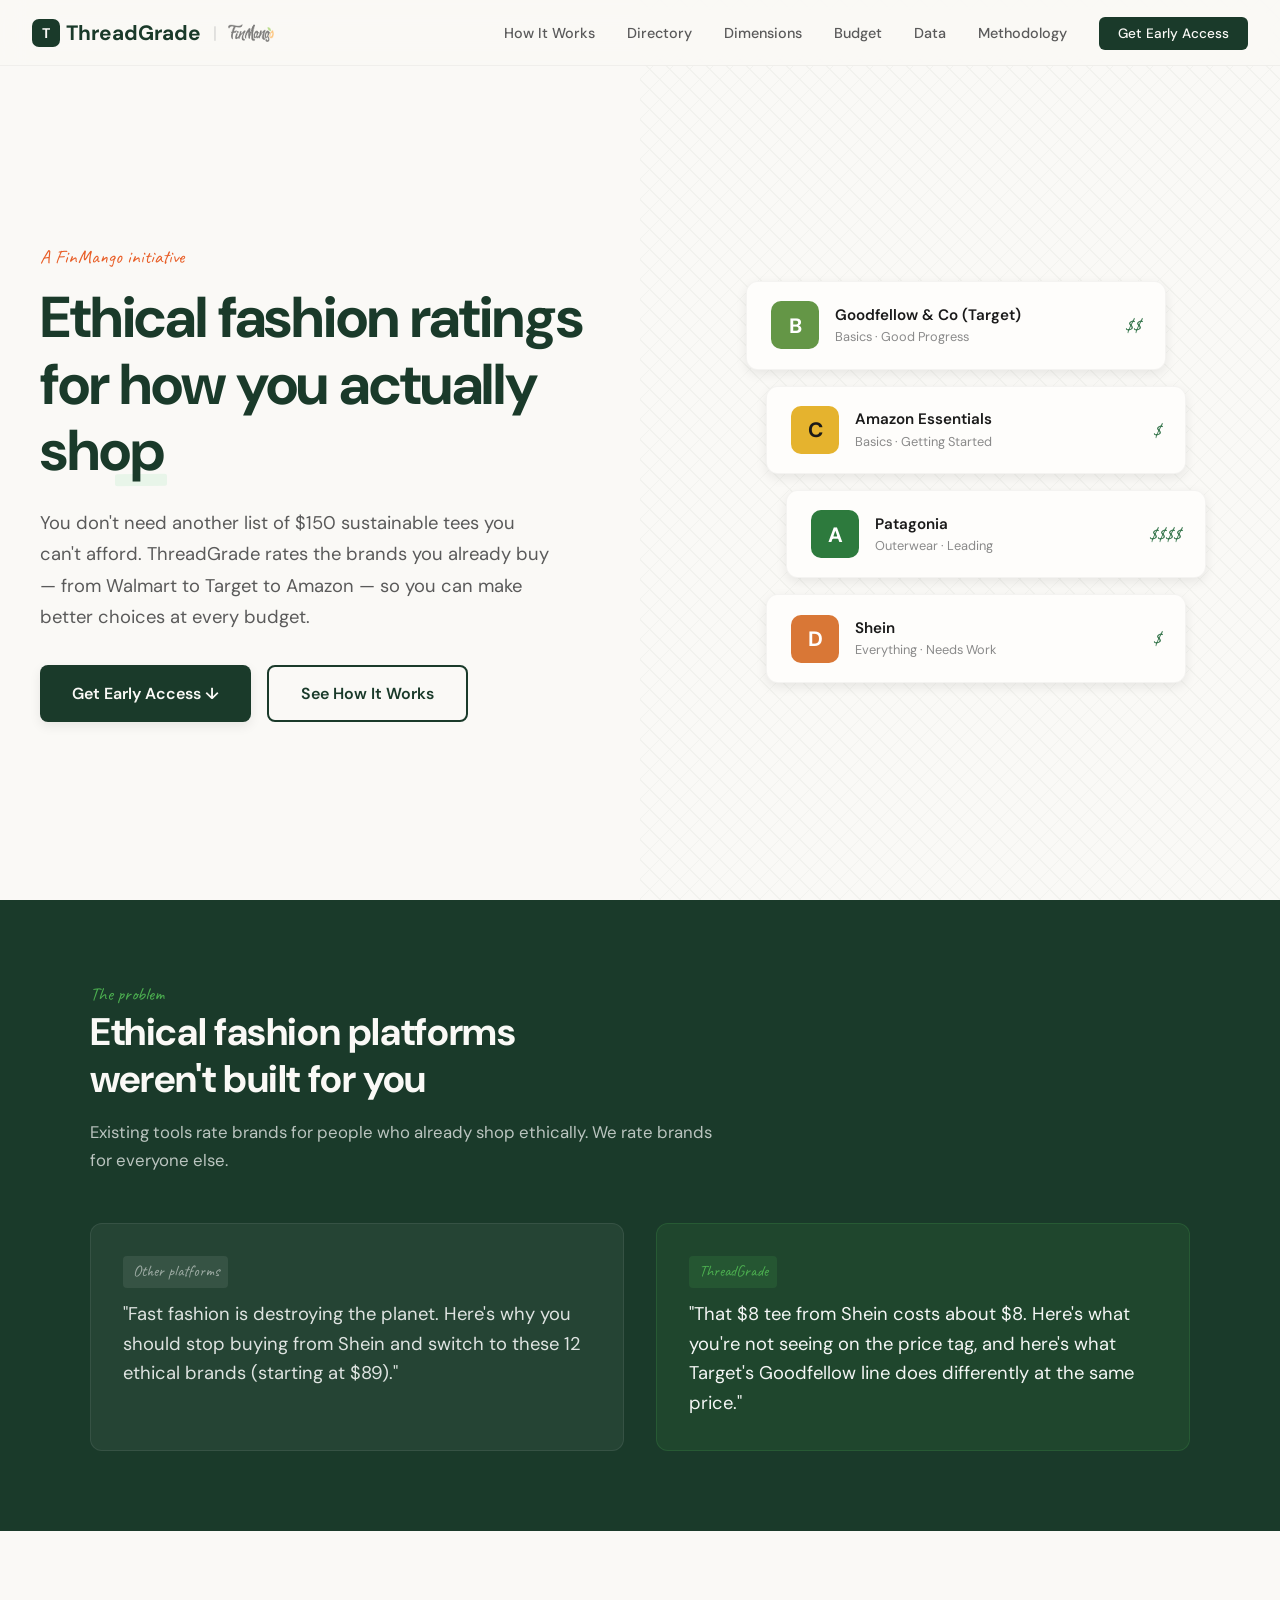
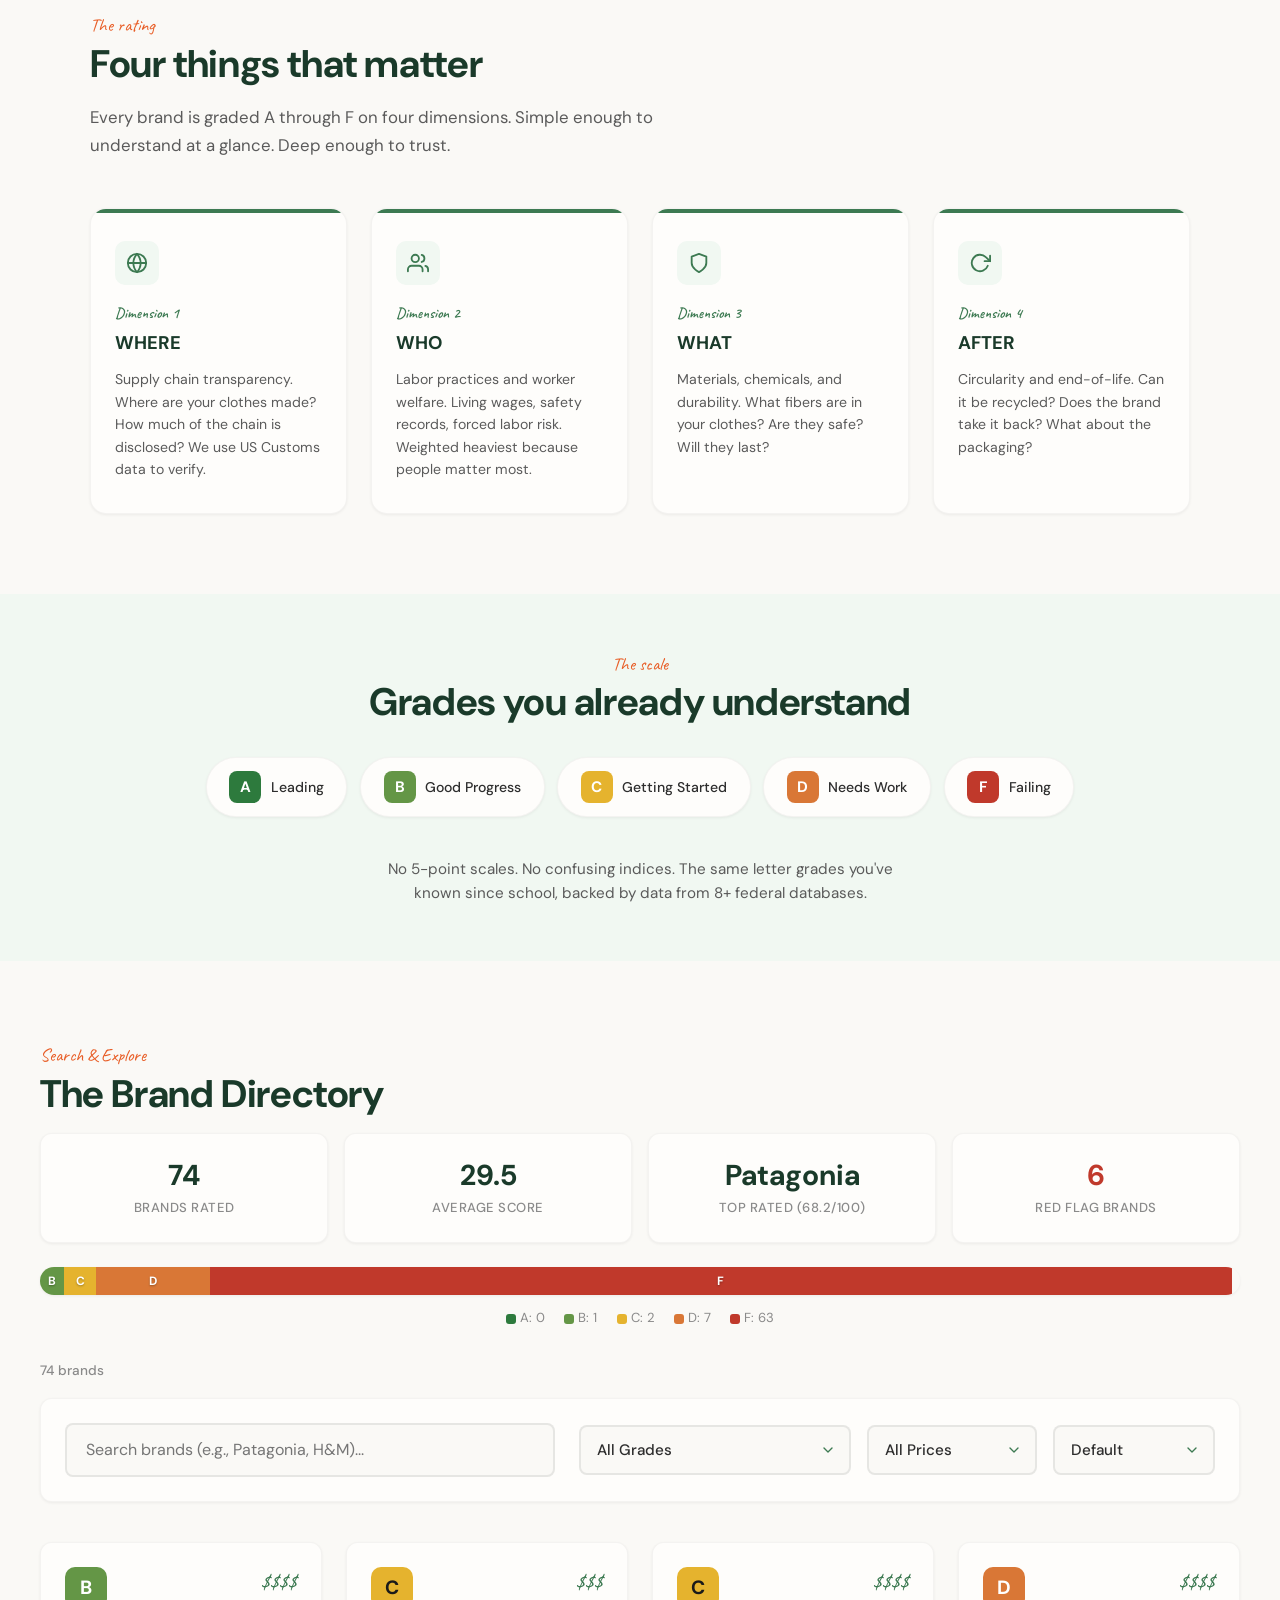
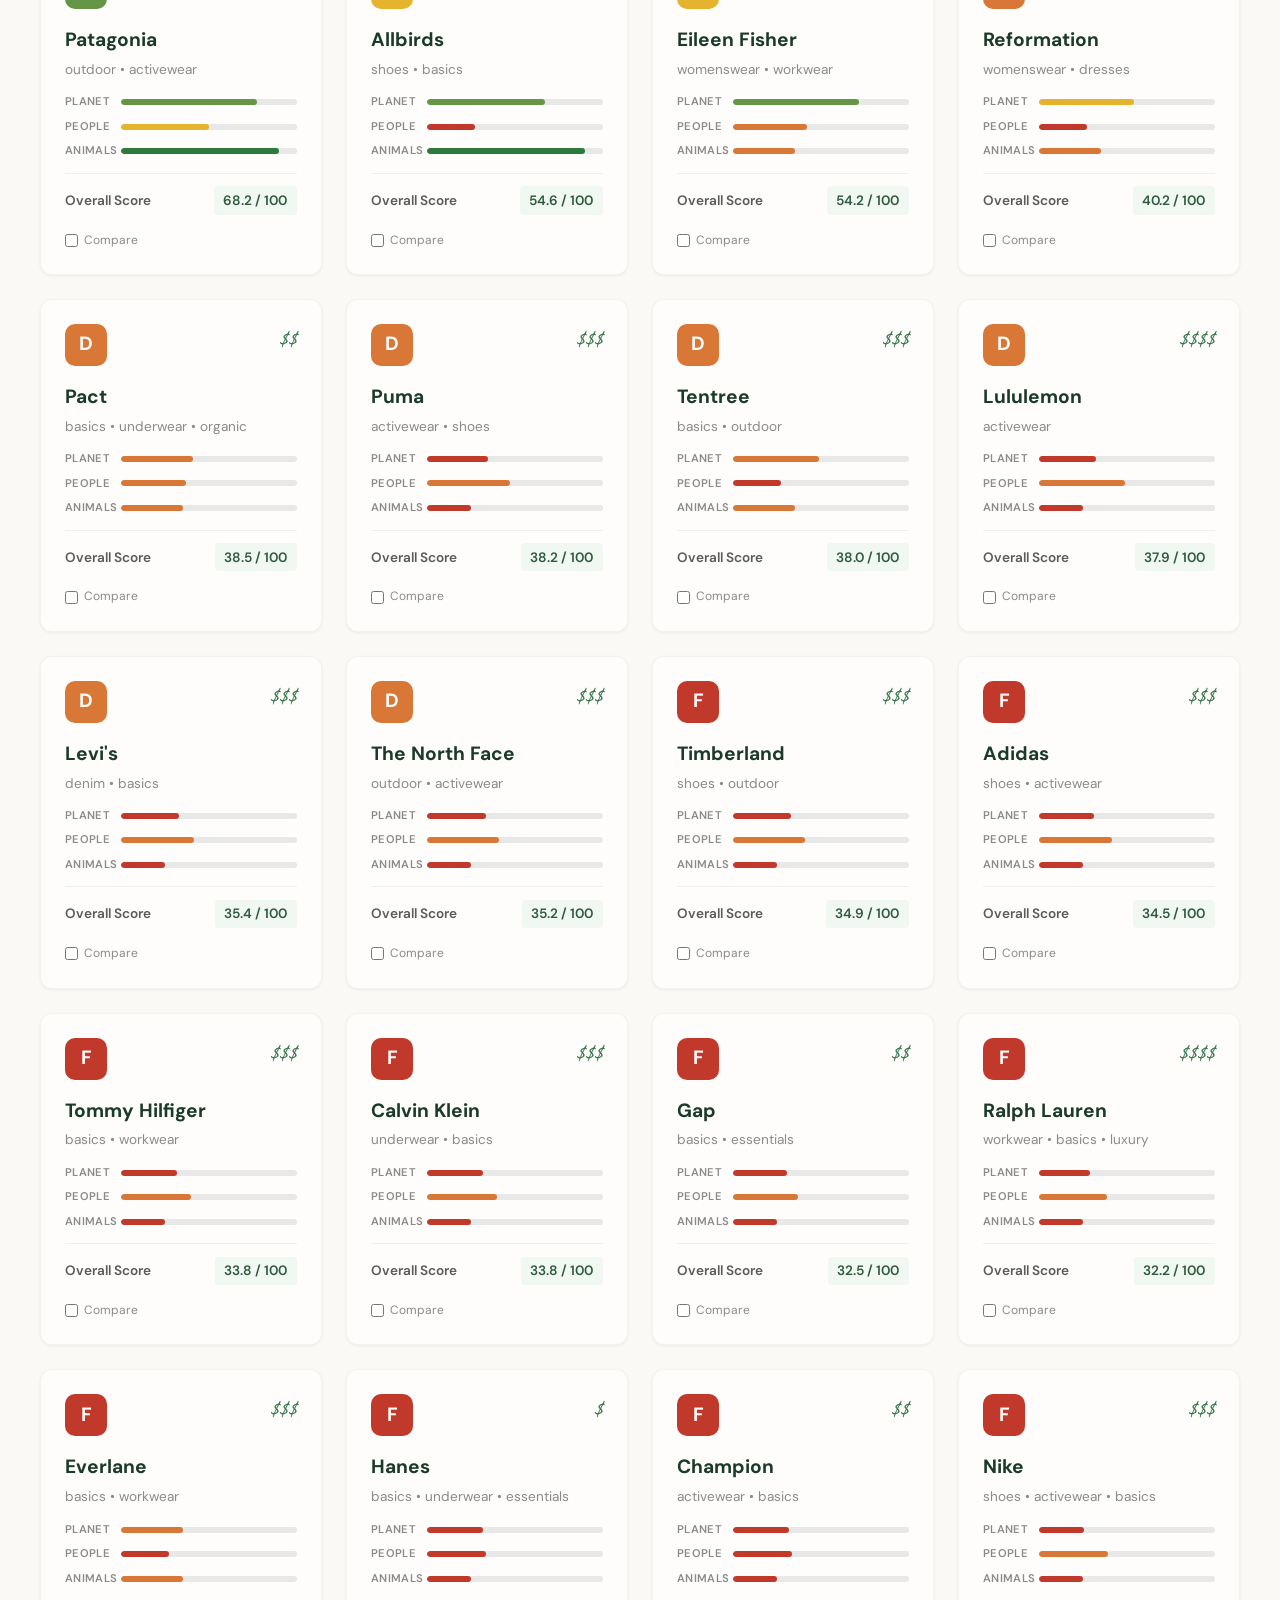
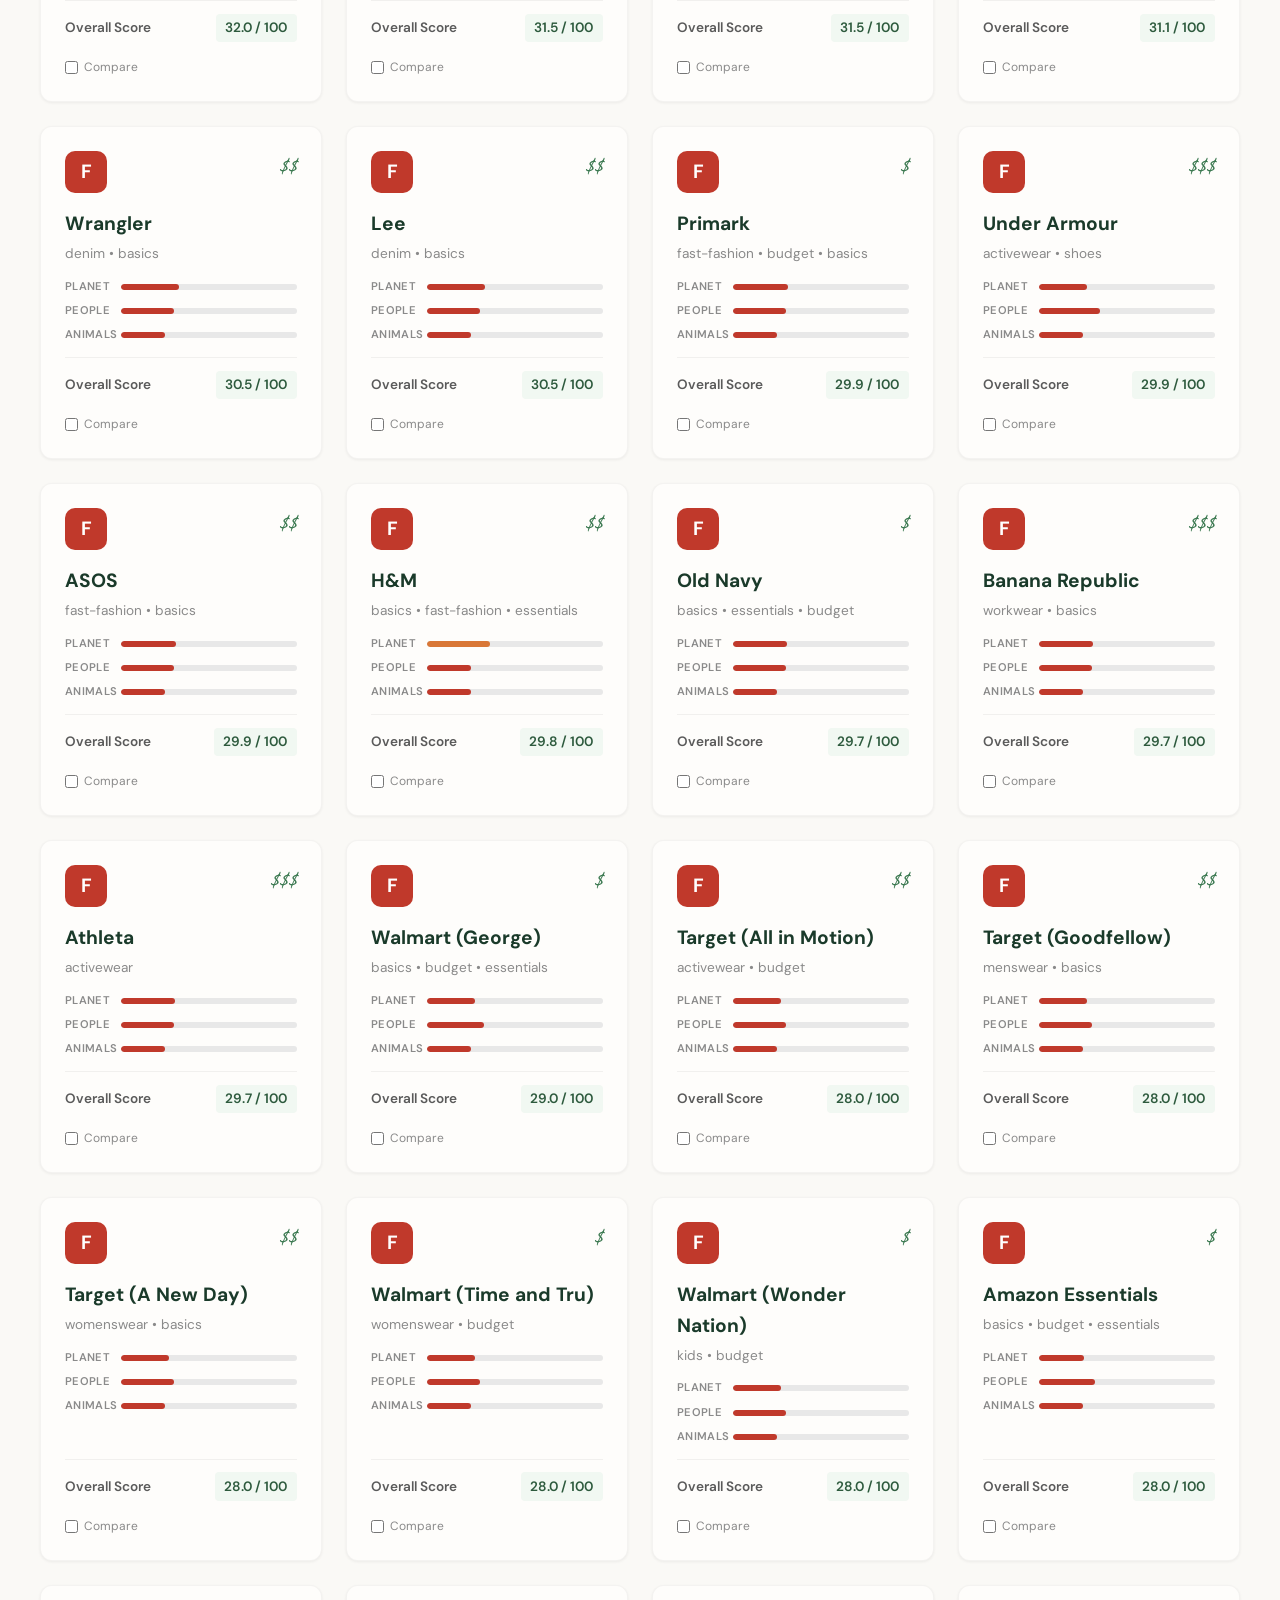
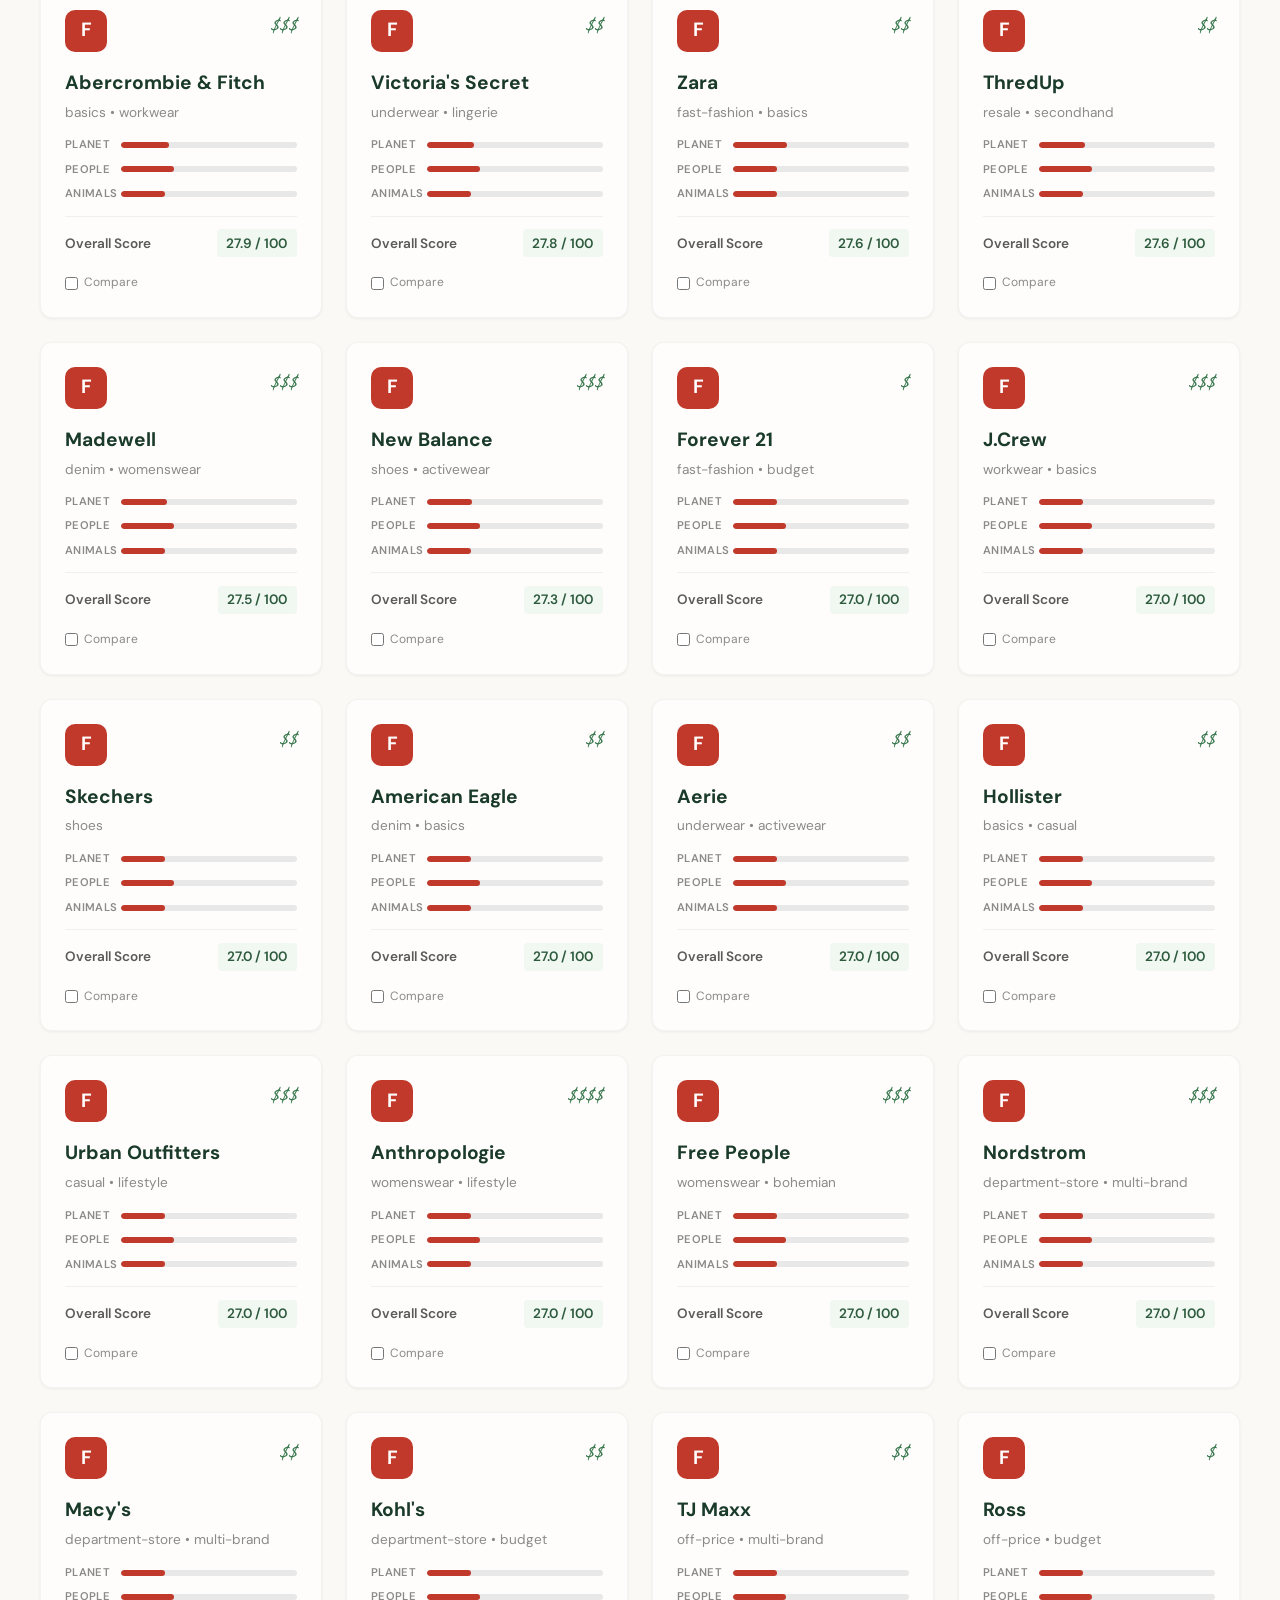
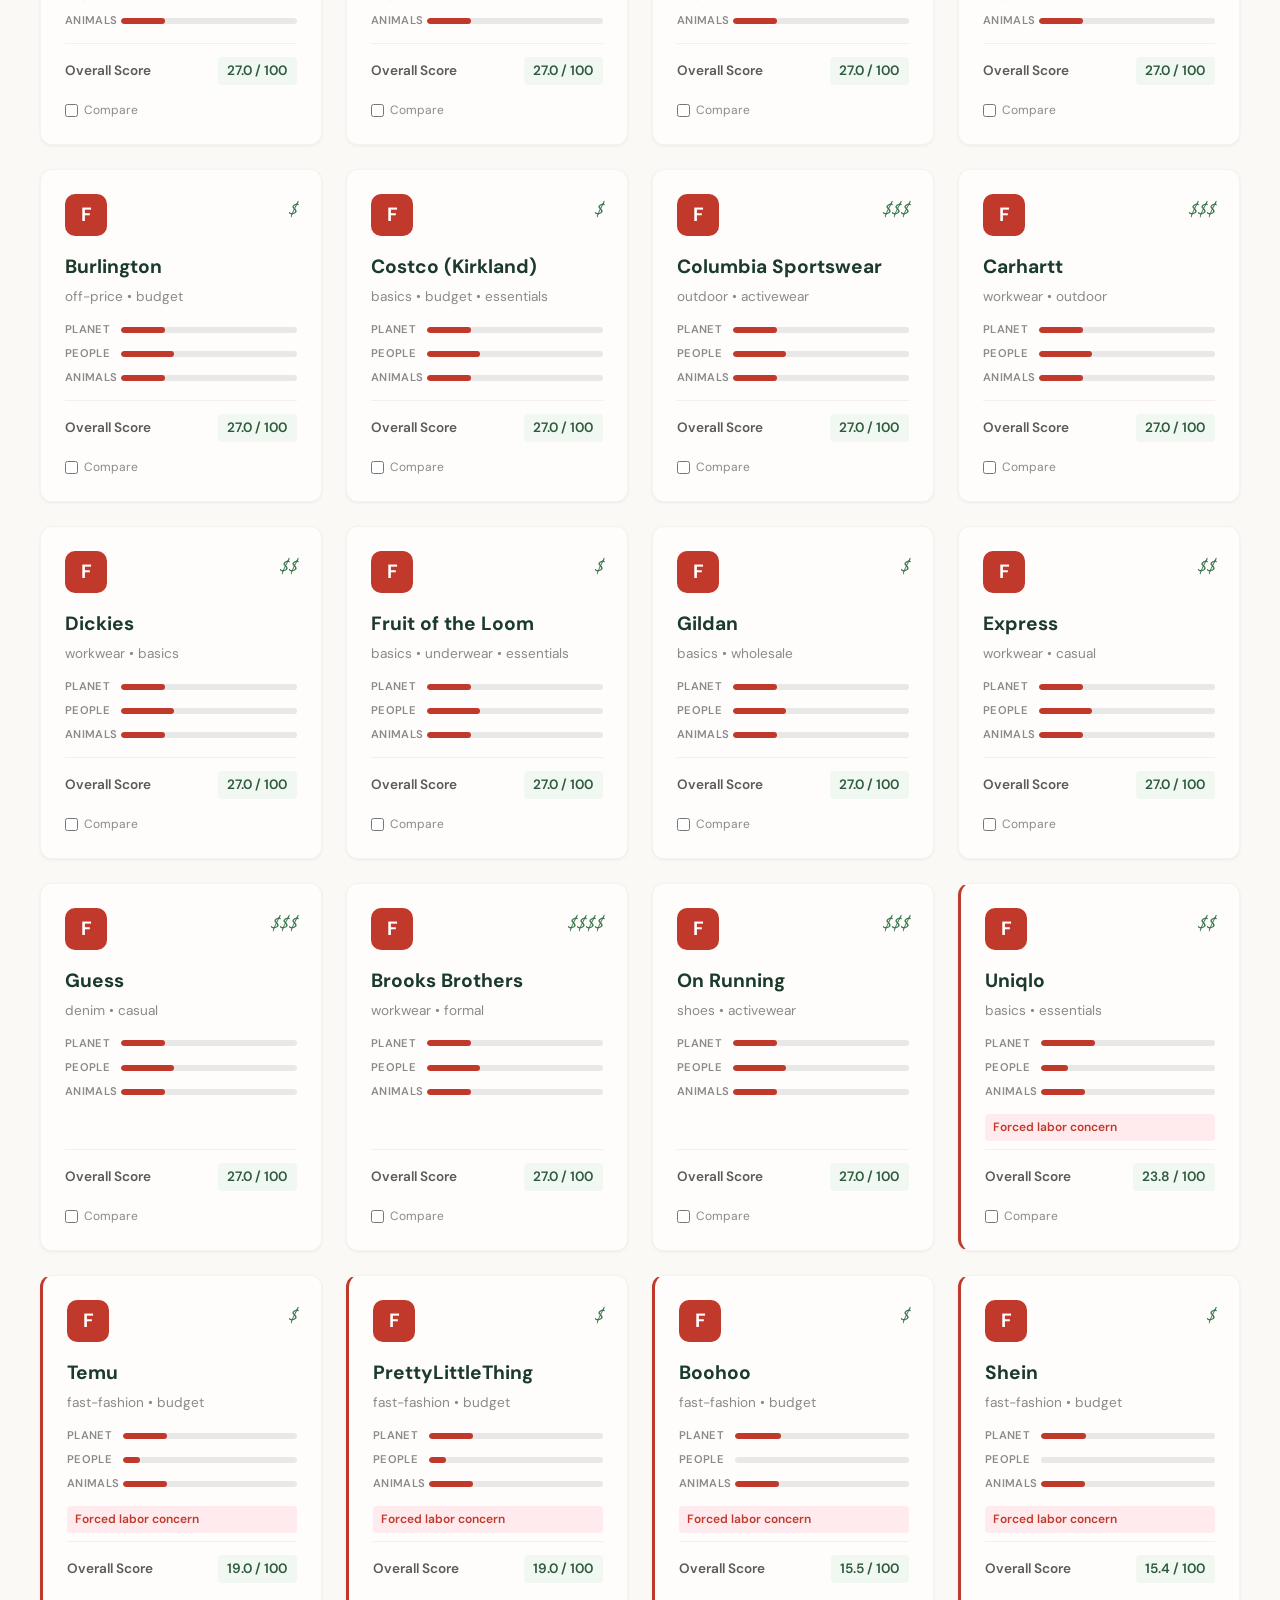
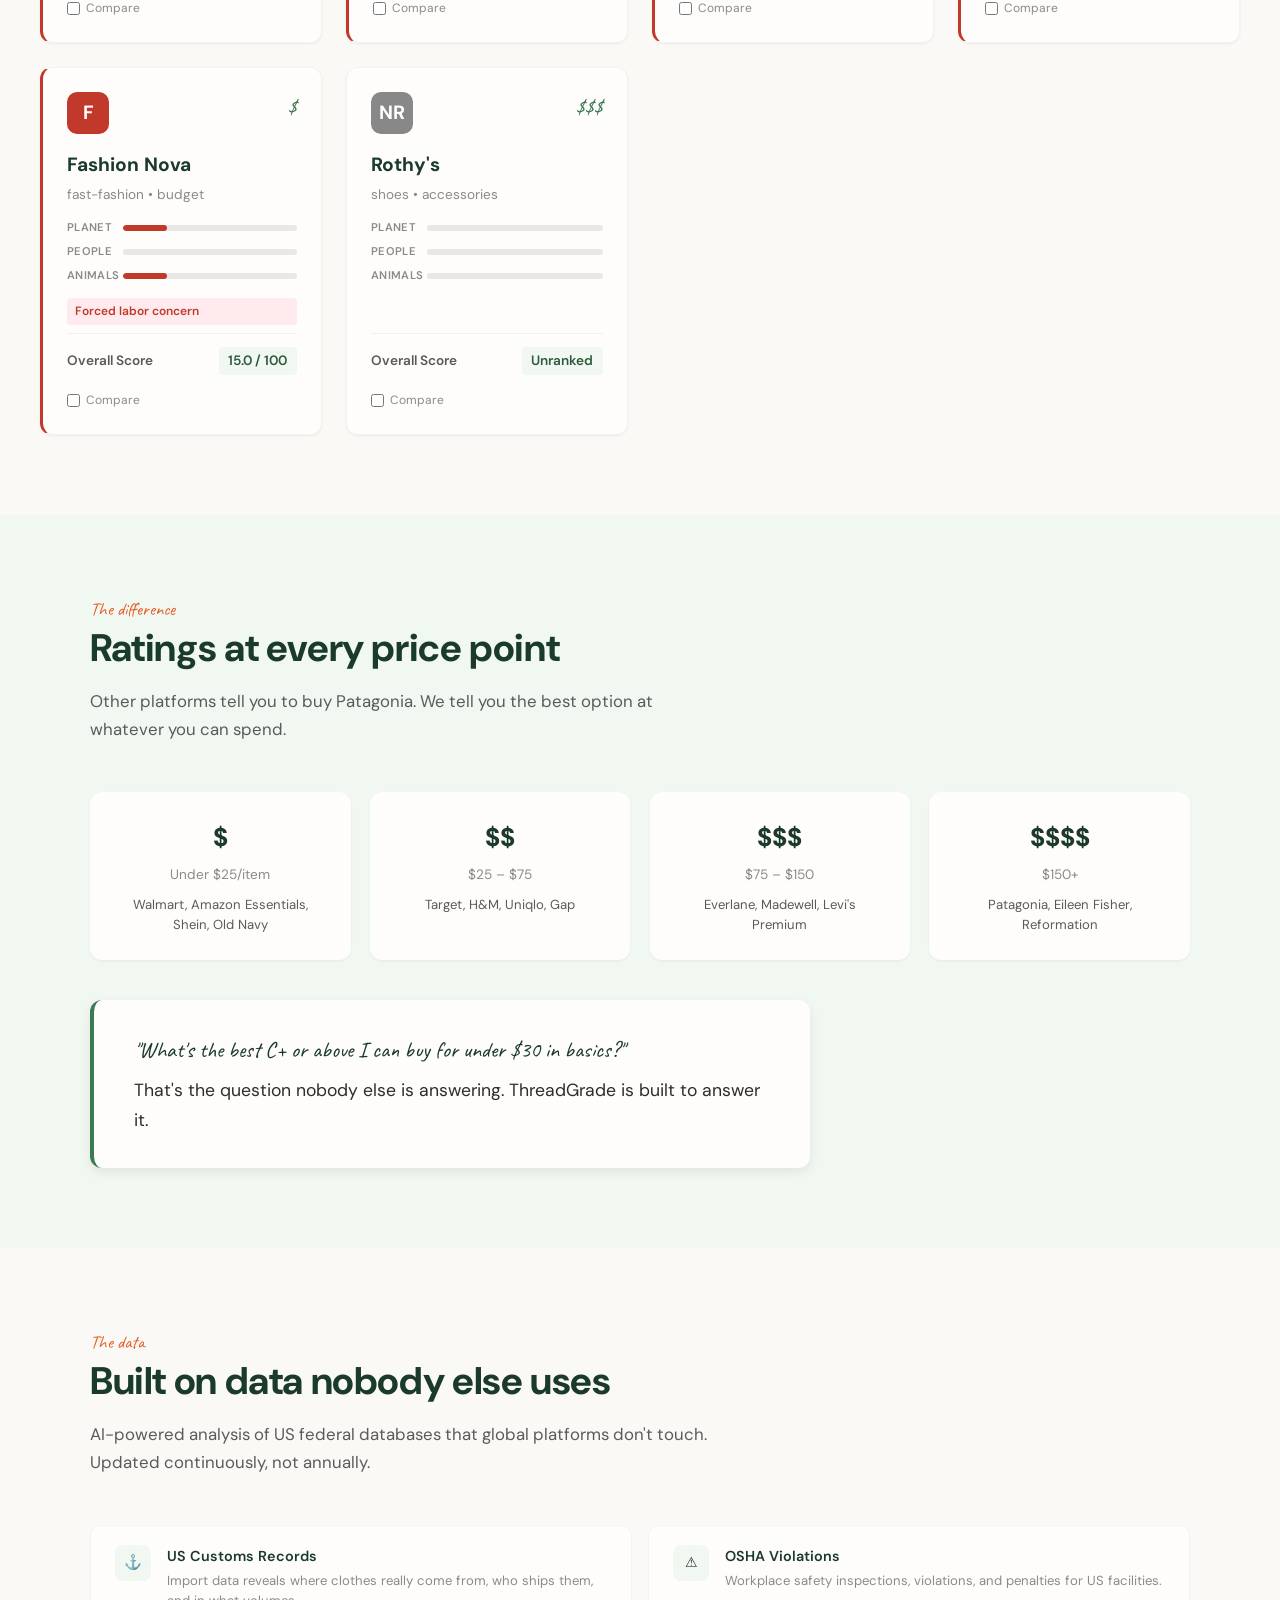
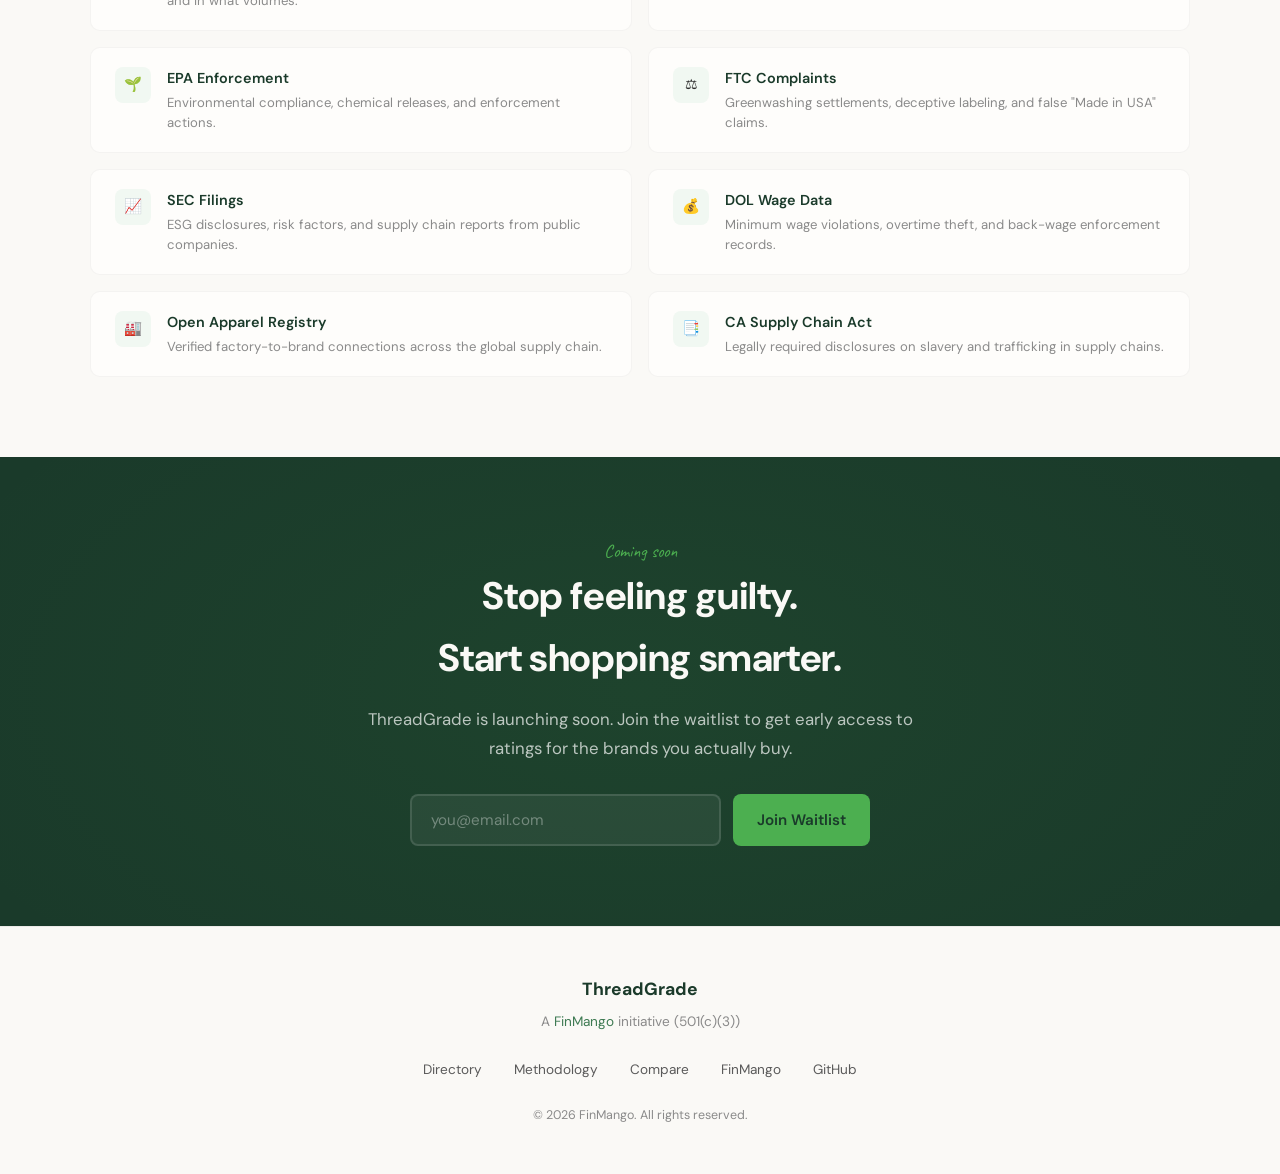
<file: index.html>
<!DOCTYPE html>
<html lang="en">
<head>
    <meta charset="UTF-8">
    <meta name="viewport" content="width=device-width, initial-scale=1.0">
    <title>ThreadGrade — Ethical Fashion Ratings for How Americans Actually Shop</title>
    <meta name="description" content="AI-powered ethical fashion ratings built for real budgets. Find the best-rated clothing brands at every price point. A FinMango initiative.">
    <meta property="og:title" content="ThreadGrade — Ethical Fashion Ratings for Real Budgets">
    <meta property="og:description" content="Stop feeling guilty. Start shopping smarter. AI-powered ratings for the brands you actually buy.">
    <meta property="og:type" content="website">
    <link rel="preconnect" href="https://fonts.googleapis.com">
    <link rel="preconnect" href="https://fonts.gstatic.com" crossorigin>
    <link href="https://fonts.googleapis.com/css2?family=Caveat:wght@400;600;700&family=DM+Sans:ital,opsz,wght@0,9..40,300;0,9..40,400;0,9..40,500;0,9..40,600;0,9..40,700;1,9..40,400&display=swap" rel="stylesheet">
    <link rel="stylesheet" href="css/app.css">
    <style>
        :root {
            --forest: #1a3a2a;
            --green-dark: #2d5a3d;
            --green-mid: #3d7a52;
            --green-bright: #4CAF50;
            --green-light: #e8f5e9;
            --green-pale: #f1f8f2;
            --cream: #faf9f6;
            --warm-white: #fefdfb;
            --ink: #1a1a1a;
            --text: #2d2d2d;
            --text-light: #5a5a5a;
            --text-muted: #8a8a8a;
            --accent: #e85d26;
            --accent-light: #fff3ee;
            --grade-a: #2d7a3d;
            --grade-b: #649646;
            --grade-c: #e5b32e;
            --grade-d: #d97736;
            --grade-f: #c0392b;
            --grade-nr: #888888;
            --shadow-sm: 0 1px 3px rgba(0,0,0,0.06);
            --shadow-md: 0 4px 12px rgba(0,0,0,0.08);
            --shadow-lg: 0 8px 30px rgba(0,0,0,0.1);
        }

        * { margin: 0; padding: 0; box-sizing: border-box; }

        html { scroll-behavior: smooth; }

        body {
            font-family: 'DM Sans', sans-serif;
            color: var(--text);
            background: var(--cream);
            line-height: 1.6;
            overflow-x: hidden;
        }

        /* ---- NAV ---- */
        nav {
            position: fixed;
            top: 0;
            left: 0;
            right: 0;
            z-index: 100;
            padding: 1rem 2rem;
            display: flex;
            justify-content: space-between;
            align-items: center;
            background: rgba(250, 249, 246, 0.9);
            backdrop-filter: blur(12px);
            border-bottom: 1px solid rgba(0,0,0,0.04);
            transition: all 0.3s ease;
        }

        nav.scrolled {
            padding: 0.7rem 2rem;
            box-shadow: var(--shadow-sm);
        }

        .nav-logo {
            font-family: 'DM Sans', sans-serif;
            font-weight: 700;
            font-size: 1.3rem;
            color: var(--forest);
            text-decoration: none;
            display: flex;
            align-items: center;
            gap: 0.4rem;
        }

        .nav-logo .thread-icon {
            width: 28px;
            height: 28px;
        }

        .nav-divider {
            color: var(--text-muted);
            font-weight: 300;
            opacity: 0.35;
            margin: 0 0.3rem;
            font-size: 1.1rem;
        }

        .nav-finmango {
            display: flex;
            align-items: center;
            gap: 0.35rem;
            opacity: 0.5;
            transition: opacity 0.2s;
        }

        .nav-logo:hover .nav-finmango { opacity: 0.75; }

        .nav-finmango img {
            height: 18px;
            width: auto;
        }

        .nav-finmango span {
            font-size: 0.78rem;
            font-weight: 500;
            color: var(--text-muted);
            letter-spacing: 0.01em;
        }

        .nav-links {
            display: flex;
            gap: 2rem;
            align-items: center;
            list-style: none;
        }

        .nav-links a {
            color: var(--text-light);
            text-decoration: none;
            font-size: 0.9rem;
            font-weight: 500;
            transition: color 0.2s;
        }

        .nav-links a:hover { color: var(--forest); }

        .nav-cta {
            background: var(--forest) !important;
            color: var(--cream) !important;
            padding: 0.5rem 1.2rem;
            border-radius: 6px;
            font-size: 0.85rem !important;
            transition: background 0.2s, transform 0.2s !important;
        }

        .nav-cta:hover {
            background: var(--green-dark) !important;
            transform: translateY(-1px);
        }

        /* ---- HERO ---- */
        .hero {
            min-height: 100vh;
            display: flex;
            align-items: center;
            padding: 8rem 2rem 4rem;
            position: relative;
            overflow: hidden;
        }

        .hero-bg-pattern {
            position: absolute;
            top: 0;
            right: 0;
            width: 50%;
            height: 100%;
            opacity: 0.03;
            background-image: 
                repeating-linear-gradient(45deg, var(--forest) 0, var(--forest) 1px, transparent 0, transparent 50%),
                repeating-linear-gradient(-45deg, var(--forest) 0, var(--forest) 1px, transparent 0, transparent 50%);
            background-size: 20px 20px;
        }

        .hero-content {
            max-width: 1200px;
            margin: 0 auto;
            width: 100%;
            display: grid;
            grid-template-columns: 1fr 1fr;
            gap: 4rem;
            align-items: center;
        }

        .hero-text { position: relative; z-index: 1; }

        .hero-tag {
            font-family: 'Caveat', cursive;
            font-size: 1.2rem;
            color: var(--accent);
            margin-bottom: 0.8rem;
            display: inline-block;
        }

        .hero h1 {
            font-size: clamp(2.4rem, 5vw, 3.6rem);
            font-weight: 700;
            color: var(--forest);
            line-height: 1.15;
            margin-bottom: 1.5rem;
            letter-spacing: -0.02em;
        }

        .hero h1 .highlight {
            position: relative;
            display: inline;
        }

        .hero h1 .highlight::after {
            content: '';
            position: absolute;
            bottom: 2px;
            left: -4px;
            right: -4px;
            height: 12px;
            background: var(--green-light);
            z-index: -1;
            border-radius: 2px;
            transform: rotate(-0.5deg);
        }

        .hero-desc {
            font-size: 1.15rem;
            color: var(--text-light);
            line-height: 1.7;
            margin-bottom: 2rem;
            max-width: 520px;
        }

        .hero-ctas {
            display: flex;
            gap: 1rem;
            flex-wrap: wrap;
        }

        .btn-primary {
            background: var(--forest);
            color: var(--cream);
            padding: 0.85rem 2rem;
            border: none;
            border-radius: 8px;
            font-family: 'DM Sans', sans-serif;
            font-size: 1rem;
            font-weight: 600;
            cursor: pointer;
            text-decoration: none;
            display: inline-flex;
            align-items: center;
            gap: 0.5rem;
            transition: all 0.25s ease;
            box-shadow: var(--shadow-md);
        }

        .btn-primary:hover {
            background: var(--green-dark);
            transform: translateY(-2px);
            box-shadow: var(--shadow-lg);
        }

        .btn-secondary {
            background: transparent;
            color: var(--forest);
            padding: 0.85rem 2rem;
            border: 2px solid var(--forest);
            border-radius: 8px;
            font-family: 'DM Sans', sans-serif;
            font-size: 1rem;
            font-weight: 600;
            cursor: pointer;
            text-decoration: none;
            display: inline-flex;
            align-items: center;
            gap: 0.5rem;
            transition: all 0.25s ease;
        }

        .btn-secondary:hover {
            background: var(--green-pale);
            transform: translateY(-2px);
        }

        /* Hero grade cards */
        .hero-visual {
            position: relative;
            display: flex;
            justify-content: center;
            align-items: center;
        }

        .grade-stack {
            display: flex;
            flex-direction: column;
            gap: 1rem;
            width: 100%;
            max-width: 420px;
        }

        .grade-card {
            background: var(--warm-white);
            border-radius: 12px;
            padding: 1.2rem 1.5rem;
            display: flex;
            align-items: center;
            gap: 1rem;
            box-shadow: var(--shadow-md);
            border: 1px solid rgba(0,0,0,0.04);
            transform: translateX(0);
            transition: transform 0.4s ease, box-shadow 0.3s ease;
            animation: slideIn 0.6s ease backwards;
        }

        .grade-card:nth-child(1) { animation-delay: 0.3s; }
        .grade-card:nth-child(2) { animation-delay: 0.45s; transform: translateX(20px); }
        .grade-card:nth-child(3) { animation-delay: 0.6s; transform: translateX(40px); }
        .grade-card:nth-child(4) { animation-delay: 0.75s; transform: translateX(20px); }

        .grade-card:hover {
            transform: translateX(0) !important;
            box-shadow: var(--shadow-lg);
        }

        @keyframes slideIn {
            from { opacity: 0; transform: translateX(60px); }
        }

        .grade-badge {
            width: 48px;
            height: 48px;
            border-radius: 10px;
            display: flex;
            align-items: center;
            justify-content: center;
            font-weight: 700;
            font-size: 1.3rem;
            color: white;
            flex-shrink: 0;
        }

        .grade-badge.a { background: var(--grade-a); }
        .grade-badge.b { background: var(--grade-b); }
        .grade-badge.c { background: var(--grade-c); color: var(--ink); }
        .grade-badge.d { background: var(--grade-d); }
        .grade-badge.f { background: var(--grade-f); }
        .grade-badge.nr { background: var(--grade-nr); color: #fff; }

        .grade-info { flex: 1; }
        .grade-brand { font-weight: 600; color: var(--ink); font-size: 0.95rem; }
        .grade-meta { font-size: 0.8rem; color: var(--text-muted); }
        .grade-tier {
            font-family: 'Caveat', cursive;
            font-size: 1.1rem;
            color: var(--green-mid);
            font-weight: 600;
        }

        /* ---- SECTION SHARED ---- */
        section { padding: 5rem 2rem; }

        .section-inner {
            max-width: 1100px;
            margin: 0 auto;
        }

        .section-tag {
            font-family: 'Caveat', cursive;
            font-size: 1.15rem;
            color: var(--accent);
            margin-bottom: 0.5rem;
        }

        .section-title {
            font-size: clamp(1.8rem, 3.5vw, 2.4rem);
            font-weight: 700;
            color: var(--forest);
            line-height: 1.2;
            margin-bottom: 1rem;
            letter-spacing: -0.01em;
        }

        .section-desc {
            font-size: 1.05rem;
            color: var(--text-light);
            max-width: 640px;
            line-height: 1.7;
            margin-bottom: 3rem;
        }

        /* ---- PROBLEM / CONTRAST ---- */
        .contrast-section {
            background: var(--forest);
            color: var(--cream);
            position: relative;
        }

        .contrast-section .section-tag { color: var(--green-bright); }
        .contrast-section .section-title { color: var(--cream); }
        .contrast-section .section-desc { color: rgba(255,255,255,0.7); }

        .contrast-grid {
            display: grid;
            grid-template-columns: 1fr 1fr;
            gap: 2rem;
        }

        .contrast-card {
            padding: 2rem;
            border-radius: 12px;
            position: relative;
        }

        .contrast-card.them {
            background: rgba(255,255,255,0.05);
            border: 1px solid rgba(255,255,255,0.08);
        }

        .contrast-card.us {
            background: rgba(76, 175, 80, 0.1);
            border: 1px solid rgba(76, 175, 80, 0.2);
        }

        .contrast-label {
            font-family: 'Caveat', cursive;
            font-size: 1rem;
            margin-bottom: 0.8rem;
            display: inline-block;
            padding: 0.2rem 0.6rem;
            border-radius: 4px;
        }

        .them .contrast-label {
            background: rgba(255,255,255,0.08);
            color: rgba(255,255,255,0.5);
        }

        .us .contrast-label {
            background: rgba(76, 175, 80, 0.15);
            color: var(--green-bright);
        }

        .contrast-quote {
            font-size: 1.15rem;
            line-height: 1.6;
            color: rgba(255,255,255,0.85);
        }

        .us .contrast-quote { color: rgba(255,255,255,0.95); }

        /* ---- DIMENSIONS ---- */
        .dimensions-grid {
            display: grid;
            grid-template-columns: repeat(4, 1fr);
            gap: 1.5rem;
        }

        .dim-card {
            background: var(--warm-white);
            border-radius: 16px;
            padding: 2rem 1.5rem;
            border: 1px solid rgba(0,0,0,0.04);
            box-shadow: var(--shadow-sm);
            transition: all 0.3s ease;
            position: relative;
            overflow: hidden;
        }

        .dim-card:hover {
            transform: translateY(-4px);
            box-shadow: var(--shadow-lg);
        }

        .dim-card::before {
            content: '';
            position: absolute;
            top: 0;
            left: 0;
            right: 0;
            height: 4px;
            background: var(--green-mid);
            border-radius: 16px 16px 0 0;
        }

        .dim-icon {
            width: 44px;
            height: 44px;
            background: var(--green-pale);
            border-radius: 10px;
            display: flex;
            align-items: center;
            justify-content: center;
            margin-bottom: 1rem;
        }

        .dim-icon svg { width: 22px; height: 22px; }

        .dim-label {
            font-family: 'Caveat', cursive;
            font-size: 0.95rem;
            color: var(--green-mid);
            font-weight: 600;
            margin-bottom: 0.25rem;
        }

        .dim-title {
            font-weight: 700;
            font-size: 1.15rem;
            color: var(--forest);
            margin-bottom: 0.6rem;
        }

        .dim-desc {
            font-size: 0.88rem;
            color: var(--text-light);
            line-height: 1.6;
        }

        /* ---- BUDGET ---- */
        .budget-section { background: var(--green-pale); }

        .budget-tiers {
            display: grid;
            grid-template-columns: repeat(4, 1fr);
            gap: 1.2rem;
            margin-bottom: 2.5rem;
        }

        .tier-card {
            background: var(--warm-white);
            border-radius: 12px;
            padding: 1.5rem;
            text-align: center;
            border: 2px solid transparent;
            box-shadow: var(--shadow-sm);
            transition: all 0.25s ease;
            cursor: default;
        }

        .tier-card:hover {
            border-color: var(--green-mid);
            transform: translateY(-3px);
            box-shadow: var(--shadow-md);
        }

        .tier-symbol {
            font-size: 1.6rem;
            font-weight: 700;
            color: var(--forest);
            margin-bottom: 0.3rem;
        }

        .tier-range {
            font-size: 0.85rem;
            color: var(--text-muted);
            margin-bottom: 0.6rem;
        }

        .tier-examples {
            font-size: 0.82rem;
            color: var(--text-light);
            line-height: 1.5;
        }

        .budget-callout {
            background: var(--warm-white);
            border-radius: 12px;
            padding: 2rem 2.5rem;
            box-shadow: var(--shadow-md);
            border-left: 4px solid var(--green-mid);
            max-width: 720px;
        }

        .budget-callout p {
            font-size: 1.1rem;
            color: var(--text);
            line-height: 1.7;
        }

        .budget-callout .question {
            font-family: 'Caveat', cursive;
            font-size: 1.4rem;
            color: var(--forest);
            margin-bottom: 0.5rem;
            display: block;
        }

        /* ---- DATA MOAT ---- */
        .data-grid {
            display: grid;
            grid-template-columns: repeat(2, 1fr);
            gap: 1rem;
        }

        .data-card {
            background: var(--warm-white);
            border-radius: 10px;
            padding: 1.2rem 1.5rem;
            display: flex;
            align-items: flex-start;
            gap: 1rem;
            border: 1px solid rgba(0,0,0,0.04);
            transition: all 0.2s;
        }

        .data-card:hover { box-shadow: var(--shadow-md); }

        .data-card-icon {
            width: 36px;
            height: 36px;
            background: var(--green-pale);
            border-radius: 8px;
            display: flex;
            align-items: center;
            justify-content: center;
            flex-shrink: 0;
            font-size: 0.9rem;
        }

        .data-card-name {
            font-weight: 600;
            font-size: 0.9rem;
            color: var(--forest);
            margin-bottom: 0.2rem;
        }

        .data-card-desc {
            font-size: 0.82rem;
            color: var(--text-muted);
            line-height: 1.5;
        }

        /* ---- GRADES SECTION ---- */
        .grades-row {
            display: flex;
            gap: 0.8rem;
            justify-content: center;
            margin-bottom: 2.5rem;
            flex-wrap: wrap;
        }

        .grade-pill {
            display: flex;
            align-items: center;
            gap: 0.6rem;
            background: var(--warm-white);
            padding: 0.8rem 1.4rem;
            border-radius: 50px;
            box-shadow: var(--shadow-sm);
            border: 1px solid rgba(0,0,0,0.04);
        }

        .grade-pill-letter {
            width: 32px;
            height: 32px;
            border-radius: 8px;
            display: flex;
            align-items: center;
            justify-content: center;
            font-weight: 700;
            font-size: 0.95rem;
            color: white;
        }

        .grade-pill-text {
            font-size: 0.88rem;
            color: var(--text);
            font-weight: 500;
        }

        /* ---- CTA / SIGNUP ---- */
        .cta-section {
            background: var(--forest);
            text-align: center;
            padding: 5rem 2rem;
            position: relative;
            overflow: hidden;
        }

        .cta-section::before {
            content: '';
            position: absolute;
            top: -50%;
            left: -20%;
            width: 140%;
            height: 200%;
            background: radial-gradient(ellipse at center, rgba(76, 175, 80, 0.08) 0%, transparent 60%);
        }

        .cta-inner {
            max-width: 600px;
            margin: 0 auto;
            position: relative;
        }

        .cta-section .section-tag { color: var(--green-bright); }

        .cta-section h2 {
            font-size: clamp(1.8rem, 3.5vw, 2.4rem);
            color: var(--cream);
            font-weight: 700;
            margin-bottom: 1rem;
            letter-spacing: -0.01em;
        }

        .cta-section p {
            color: rgba(255,255,255,0.7);
            font-size: 1.05rem;
            line-height: 1.7;
            margin-bottom: 2rem;
        }

        .email-form {
            display: flex;
            gap: 0.75rem;
            max-width: 460px;
            margin: 0 auto;
        }

        .email-form input {
            flex: 1;
            padding: 0.85rem 1.2rem;
            border: 2px solid rgba(255,255,255,0.12);
            border-radius: 8px;
            background: rgba(255,255,255,0.06);
            color: white;
            font-family: 'DM Sans', sans-serif;
            font-size: 0.95rem;
            outline: none;
            transition: border-color 0.2s;
        }

        .email-form input::placeholder { color: rgba(255,255,255,0.35); }
        .email-form input:focus { border-color: var(--green-bright); }

        .email-form button {
            background: var(--green-bright);
            color: var(--forest);
            padding: 0.85rem 1.5rem;
            border: none;
            border-radius: 8px;
            font-family: 'DM Sans', sans-serif;
            font-size: 0.95rem;
            font-weight: 600;
            cursor: pointer;
            transition: all 0.2s;
            white-space: nowrap;
        }

        .email-form button:hover {
            background: #66BB6A;
            transform: translateY(-1px);
        }

        /* ---- FOOTER ---- */
        footer {
            padding: 3rem 2rem;
            text-align: center;
            background: var(--cream);
            border-top: 1px solid rgba(0,0,0,0.06);
        }

        .footer-logo {
            font-weight: 700;
            font-size: 1.1rem;
            color: var(--forest);
            margin-bottom: 0.5rem;
        }

        .footer-sub {
            font-size: 0.85rem;
            color: var(--text-muted);
            margin-bottom: 1.5rem;
        }

        .footer-sub a {
            color: var(--green-mid);
            text-decoration: none;
        }

        .footer-sub a:hover { text-decoration: underline; }

        .footer-links {
            display: flex;
            justify-content: center;
            gap: 2rem;
            list-style: none;
            margin-bottom: 1.5rem;
        }

        .footer-links a {
            font-size: 0.85rem;
            color: var(--text-light);
            text-decoration: none;
        }

        .footer-links a:hover { color: var(--forest); }

        .footer-copy {
            font-size: 0.78rem;
            color: var(--text-muted);
        }

        /* ---- ANIMATIONS ---- */
        .fade-up {
            opacity: 0;
            transform: translateY(30px);
            transition: opacity 0.7s ease, transform 0.7s ease;
        }

        .fade-up.visible {
            opacity: 1;
            transform: translateY(0);
        }

        /* ---- MOBILE ---- */
        /* ---- MOBILE NAV ---- */
        .hamburger {
            display: none;
            background: none;
            border: none;
            cursor: pointer;
            padding: 0.4rem;
            z-index: 200;
        }

        .hamburger span {
            display: block;
            width: 22px;
            height: 2px;
            background: var(--forest);
            margin: 5px 0;
            border-radius: 2px;
            transition: all 0.3s ease;
        }

        .hamburger.active span:nth-child(1) {
            transform: rotate(45deg) translate(5px, 5px);
        }

        .hamburger.active span:nth-child(2) {
            opacity: 0;
        }

        .hamburger.active span:nth-child(3) {
            transform: rotate(-45deg) translate(5px, -5px);
        }

        .mobile-menu {
            display: none;
            position: fixed;
            top: 0;
            right: 0;
            bottom: 0;
            width: 280px;
            background: var(--warm-white);
            z-index: 150;
            padding: 5rem 2rem 2rem;
            box-shadow: -4px 0 24px rgba(0,0,0,0.1);
            transform: translateX(100%);
            transition: transform 0.35s cubic-bezier(0.4, 0, 0.2, 1);
        }

        .mobile-menu.open {
            transform: translateX(0);
        }

        .mobile-menu a {
            display: block;
            padding: 0.9rem 0;
            font-size: 1.05rem;
            font-weight: 500;
            color: var(--text);
            text-decoration: none;
            border-bottom: 1px solid rgba(0,0,0,0.05);
            transition: color 0.2s;
        }

        .mobile-menu a:last-child {
            border-bottom: none;
        }

        .mobile-menu a:hover {
            color: var(--forest);
        }

        .mobile-menu .mobile-cta {
            display: inline-block;
            margin-top: 1.5rem;
            background: var(--forest);
            color: var(--cream);
            padding: 0.75rem 1.5rem;
            border-radius: 8px;
            font-weight: 600;
            font-size: 0.95rem;
            text-align: center;
            width: 100%;
        }

        .mobile-menu .mobile-cta:hover {
            background: var(--green-dark);
        }

        .mobile-overlay {
            display: none;
            position: fixed;
            top: 0;
            left: 0;
            right: 0;
            bottom: 0;
            background: rgba(0,0,0,0.3);
            z-index: 140;
            opacity: 0;
            transition: opacity 0.3s ease;
        }

        .mobile-overlay.open {
            opacity: 1;
        }

        @media (max-width: 900px) {
            .hero-content {
                grid-template-columns: 1fr;
                gap: 3rem;
            }
            .hero-visual { order: -1; }
            .grade-card:nth-child(2),
            .grade-card:nth-child(3),
            .grade-card:nth-child(4) { transform: translateX(0); }
            .dimensions-grid { grid-template-columns: repeat(2, 1fr); }
            .contrast-grid { grid-template-columns: 1fr; }
            .budget-tiers { grid-template-columns: repeat(2, 1fr); }
            .data-grid { grid-template-columns: 1fr; }

            .nav-links { display: none; }
            .hamburger { display: block; }
            .mobile-menu { display: block; }
            .mobile-overlay { display: block; }
        }

        @media (max-width: 600px) {
            nav { padding: 0.8rem 1rem; }
            section { padding: 3.5rem 1.2rem; }
            .hero { padding: 6rem 1.2rem 3rem; }
            .dimensions-grid { grid-template-columns: 1fr; }
            .budget-tiers { grid-template-columns: 1fr; }
            .grades-row { gap: 0.5rem; }
            .grade-pill { padding: 0.6rem 1rem; }
            .email-form { flex-direction: column; }
            .nav-finmango { display: none; }
            .nav-divider { display: none; }
        }
    </style>
</head>
<body>

<!-- NAV -->
<nav id="nav">
    <a href="#" class="nav-logo">
        <svg class="thread-icon" viewBox="0 0 32 32" fill="none" xmlns="http://www.w3.org/2000/svg">
            <rect width="32" height="32" rx="8" fill="#1a3a2a"/>
            <text x="16" y="22" text-anchor="middle" font-family="DM Sans" font-weight="700" font-size="16" fill="#faf9f6">T</text>
        </svg>
        ThreadGrade
        <span class="nav-divider">|</span>
        <span class="nav-finmango">
            <img src="finmango.png" alt="FinMango">
        </span>
    </a>
    <ul class="nav-links">
        <li><a href="#how-it-works">How It Works</a></li>
        <li><a href="#directory">Directory</a></li>
        <li><a href="#dimensions">Dimensions</a></li>
        <li><a href="#budget">Budget</a></li>
        <li><a href="#data">Data</a></li>
        <li><a href="methodology.html">Methodology</a></li>
        <li><a href="#signup" class="nav-cta">Get Early Access</a></li>
    </ul>
    <button class="hamburger" id="hamburger" aria-label="Menu">
        <span></span>
        <span></span>
        <span></span>
    </button>
</nav>

<div class="mobile-overlay" id="mobileOverlay"></div>
<div class="mobile-menu" id="mobileMenu">
    <a href="#how-it-works" class="mobile-link">How It Works</a>
    <a href="#dimensions" class="mobile-link">Dimensions</a>
    <a href="#budget" class="mobile-link">Budget</a>
    <a href="#data" class="mobile-link">Data</a>
    <a href="methodology.html" class="mobile-link">Methodology</a>
    <a href="#signup" class="mobile-cta mobile-link">Get Early Access</a>
</div>

<!-- HERO -->
<section class="hero">
    <div class="hero-bg-pattern"></div>
    <div class="hero-content">
        <div class="hero-text">
            <span class="hero-tag">A FinMango initiative</span>
            <h1>Ethical fashion ratings for <span class="highlight">how you actually shop</span></h1>
            <p class="hero-desc">
                You don't need another list of $150 sustainable tees you can't afford. ThreadGrade rates the brands you already buy — from Walmart to Target to Amazon — so you can make better choices at every budget.
            </p>
            <div class="hero-ctas">
                <a href="#signup" class="btn-primary">Get Early Access &darr;</a>
                <a href="#how-it-works" class="btn-secondary">See How It Works</a>
            </div>
        </div>
        <div class="hero-visual">
            <div class="grade-stack">
                <div class="grade-card">
                    <div class="grade-badge b">B</div>
                    <div class="grade-info">
                        <div class="grade-brand">Goodfellow & Co (Target)</div>
                        <div class="grade-meta">Basics &middot; Good Progress</div>
                    </div>
                    <div class="grade-tier">$$</div>
                </div>
                <div class="grade-card">
                    <div class="grade-badge c">C</div>
                    <div class="grade-info">
                        <div class="grade-brand">Amazon Essentials</div>
                        <div class="grade-meta">Basics &middot; Getting Started</div>
                    </div>
                    <div class="grade-tier">$</div>
                </div>
                <div class="grade-card">
                    <div class="grade-badge a">A</div>
                    <div class="grade-info">
                        <div class="grade-brand">Patagonia</div>
                        <div class="grade-meta">Outerwear &middot; Leading</div>
                    </div>
                    <div class="grade-tier">$$$$</div>
                </div>
                <div class="grade-card">
                    <div class="grade-badge d">D</div>
                    <div class="grade-info">
                        <div class="grade-brand">Shein</div>
                        <div class="grade-meta">Everything &middot; Needs Work</div>
                    </div>
                    <div class="grade-tier">$</div>
                </div>
            </div>
        </div>
    </div>
</section>

<!-- PROBLEM / CONTRAST -->
<section class="contrast-section" id="how-it-works">
    <div class="section-inner">
        <span class="section-tag">The problem</span>
        <h2 class="section-title">Ethical fashion platforms<br>weren't built for you</h2>
        <p class="section-desc">Existing tools rate brands for people who already shop ethically. We rate brands for everyone else.</p>
        <div class="contrast-grid fade-up">
            <div class="contrast-card them">
                <div class="contrast-label">Other platforms</div>
                <p class="contrast-quote">"Fast fashion is destroying the planet. Here's why you should stop buying from Shein and switch to these 12 ethical brands (starting at $89)."</p>
            </div>
            <div class="contrast-card us">
                <div class="contrast-label">ThreadGrade</div>
                <p class="contrast-quote">"That $8 tee from Shein costs about $8. Here's what you're not seeing on the price tag, and here's what Target's Goodfellow line does differently at the same price."</p>
            </div>
        </div>
    </div>
</section>

<!-- DIMENSIONS -->
<section id="dimensions">
    <div class="section-inner">
        <span class="section-tag">The rating</span>
        <h2 class="section-title">Four things that matter</h2>
        <p class="section-desc">Every brand is graded A through F on four dimensions. Simple enough to understand at a glance. Deep enough to trust.</p>
        <div class="dimensions-grid">
            <div class="dim-card fade-up">
                <div class="dim-icon">
                    <svg viewBox="0 0 24 24" fill="none" stroke="#3d7a52" stroke-width="2" stroke-linecap="round" stroke-linejoin="round"><circle cx="12" cy="12" r="10"/><line x1="2" y1="12" x2="22" y2="12"/><path d="M12 2a15.3 15.3 0 0 1 4 10 15.3 15.3 0 0 1-4 10 15.3 15.3 0 0 1-4-10 15.3 15.3 0 0 1 4-10z"/></svg>
                </div>
                <div class="dim-label">Dimension 1</div>
                <div class="dim-title">WHERE</div>
                <div class="dim-desc">Supply chain transparency. Where are your clothes made? How much of the chain is disclosed? We use US Customs data to verify.</div>
            </div>
            <div class="dim-card fade-up" style="animation-delay: 0.1s">
                <div class="dim-icon">
                    <svg viewBox="0 0 24 24" fill="none" stroke="#3d7a52" stroke-width="2" stroke-linecap="round" stroke-linejoin="round"><path d="M17 21v-2a4 4 0 0 0-4-4H5a4 4 0 0 0-4 4v2"/><circle cx="9" cy="7" r="4"/><path d="M23 21v-2a4 4 0 0 0-3-3.87"/><path d="M16 3.13a4 4 0 0 1 0 7.75"/></svg>
                </div>
                <div class="dim-label">Dimension 2</div>
                <div class="dim-title">WHO</div>
                <div class="dim-desc">Labor practices and worker welfare. Living wages, safety records, forced labor risk. Weighted heaviest because people matter most.</div>
            </div>
            <div class="dim-card fade-up" style="animation-delay: 0.2s">
                <div class="dim-icon">
                    <svg viewBox="0 0 24 24" fill="none" stroke="#3d7a52" stroke-width="2" stroke-linecap="round" stroke-linejoin="round"><path d="M12 22s8-4 8-10V5l-8-3-8 3v7c0 6 8 10 8 10z"/></svg>
                </div>
                <div class="dim-label">Dimension 3</div>
                <div class="dim-title">WHAT</div>
                <div class="dim-desc">Materials, chemicals, and durability. What fibers are in your clothes? Are they safe? Will they last?</div>
            </div>
            <div class="dim-card fade-up" style="animation-delay: 0.3s">
                <div class="dim-icon">
                    <svg viewBox="0 0 24 24" fill="none" stroke="#3d7a52" stroke-width="2" stroke-linecap="round" stroke-linejoin="round"><polyline points="23 4 23 10 17 10"/><path d="M20.49 15a9 9 0 1 1-2.12-9.36L23 10"/></svg>
                </div>
                <div class="dim-label">Dimension 4</div>
                <div class="dim-title">AFTER</div>
                <div class="dim-desc">Circularity and end-of-life. Can it be recycled? Does the brand take it back? What about the packaging?</div>
            </div>
        </div>
    </div>
</section>

<!-- GRADING SCALE -->
<section style="background: var(--green-pale); padding: 3.5rem 2rem;">
    <div class="section-inner" style="text-align: center;">
        <span class="section-tag">The scale</span>
        <h2 class="section-title" style="margin-bottom: 2rem;">Grades you already understand</h2>
        <div class="grades-row fade-up">
            <div class="grade-pill">
                <div class="grade-pill-letter" style="background: var(--grade-a);">A</div>
                <span class="grade-pill-text">Leading</span>
            </div>
            <div class="grade-pill">
                <div class="grade-pill-letter" style="background: var(--grade-b);">B</div>
                <span class="grade-pill-text">Good Progress</span>
            </div>
            <div class="grade-pill">
                <div class="grade-pill-letter" style="background: var(--grade-c);">C</div>
                <span class="grade-pill-text">Getting Started</span>
            </div>
            <div class="grade-pill">
                <div class="grade-pill-letter" style="background: var(--grade-d);">D</div>
                <span class="grade-pill-text">Needs Work</span>
            </div>
            <div class="grade-pill">
                <div class="grade-pill-letter" style="background: var(--grade-f);">F</div>
                <span class="grade-pill-text">Failing</span>
            </div>
        </div>
        <p style="font-size: 0.95rem; color: var(--text-light); max-width: 520px; margin: 0 auto;">No 5-point scales. No confusing indices. The same letter grades you've known since school, backed by data from 8+ federal databases.</p>
    </div>
</section>

<!-- DIRECTORY -->
<section id="directory" class="directory-section">
    <div class="section-inner" style="max-width: 1200px;">
        <span class="section-tag">Search & Explore</span>
        <h2 class="section-title">The Brand Directory</h2>
        
        <div id="stats-dashboard" class="stats-dashboard fade-up"></div>
        <p id="results-count" class="results-count"></p>

        <div class="directory-controls fade-up">
            <div class="search-wrap">
                <input type="text" id="brand-search" placeholder="Search brands (e.g., Patagonia, H&M)...">
            </div>
            
            <div class="filters-wrap">
                <select id="filter-grade" class="filter-select">
                    <option value="all">All Grades</option>
                    <option value="A">A - Leading</option>
                    <option value="B">B - Good</option>
                    <option value="C">C - Getting Started</option>
                    <option value="D">D - Needs Work</option>
                    <option value="F">F - Failing</option>
                    <option value="NR">NR - Unranked (Missing Data)</option>
                </select>
                
                <select id="filter-price" class="filter-select">
                    <option value="all">All Prices</option>
                    <option value="$">$ (Under $25)</option>
                    <option value="$$">$$ ($25-$75)</option>
                    <option value="$$$">$$$ ($75-$150)</option>
                    <option value="$$$$">$$$$ ($150+)</option>
                </select>
                
                <select id="filter-sort" class="filter-select">
                    <option value="default">Default</option>
                    <option value="score-desc">Highest Score</option>
                    <option value="score-asc">Lowest Score</option>
                    <option value="name-asc">Name (A-Z)</option>
                </select>
            </div>
        </div>

        <div id="loading-indicator" class="loading-state">
            <p>Loading brand data...</p>
        </div>

        <div id="brands-grid" class="brands-grid">
            <!-- Brand cards injected here by JS -->
        </div>

        <div id="empty-state" class="empty-state" style="display: none;">
            <h3>No brands match your filters.</h3>
            <button id="clear-filters" class="btn-secondary" style="margin-top: 1rem;">Clear Filters</button>
        </div>
    </div>
</section>

<!-- BUDGET -->
<section class="budget-section" id="budget">
    <div class="section-inner">
        <span class="section-tag">The difference</span>
        <h2 class="section-title">Ratings at every price point</h2>
        <p class="section-desc">Other platforms tell you to buy Patagonia. We tell you the best option at whatever you can spend.</p>
        <div class="budget-tiers fade-up">
            <div class="tier-card">
                <div class="tier-symbol">$</div>
                <div class="tier-range">Under $25/item</div>
                <div class="tier-examples">Walmart, Amazon Essentials, Shein, Old Navy</div>
            </div>
            <div class="tier-card">
                <div class="tier-symbol">$$</div>
                <div class="tier-range">$25 &ndash; $75</div>
                <div class="tier-examples">Target, H&M, Uniqlo, Gap</div>
            </div>
            <div class="tier-card">
                <div class="tier-symbol">$$$</div>
                <div class="tier-range">$75 &ndash; $150</div>
                <div class="tier-examples">Everlane, Madewell, Levi's Premium</div>
            </div>
            <div class="tier-card">
                <div class="tier-symbol">$$$$</div>
                <div class="tier-range">$150+</div>
                <div class="tier-examples">Patagonia, Eileen Fisher, Reformation</div>
            </div>
        </div>
        <div class="budget-callout fade-up">
            <span class="question">"What's the best C+ or above I can buy for under $30 in basics?"</span>
            <p>That's the question nobody else is answering. ThreadGrade is built to answer it.</p>
        </div>
    </div>
</section>

<!-- DATA MOAT -->
<section id="data">
    <div class="section-inner">
        <span class="section-tag">The data</span>
        <h2 class="section-title">Built on data nobody else uses</h2>
        <p class="section-desc">AI-powered analysis of US federal databases that global platforms don't touch. Updated continuously, not annually.</p>
        <div class="data-grid fade-up">
            <div class="data-card">
                <div class="data-card-icon">&#9875;</div>
                <div>
                    <div class="data-card-name">US Customs Records</div>
                    <div class="data-card-desc">Import data reveals where clothes really come from, who ships them, and in what volumes.</div>
                </div>
            </div>
            <div class="data-card">
                <div class="data-card-icon">&#9888;</div>
                <div>
                    <div class="data-card-name">OSHA Violations</div>
                    <div class="data-card-desc">Workplace safety inspections, violations, and penalties for US facilities.</div>
                </div>
            </div>
            <div class="data-card">
                <div class="data-card-icon">&#127793;</div>
                <div>
                    <div class="data-card-name">EPA Enforcement</div>
                    <div class="data-card-desc">Environmental compliance, chemical releases, and enforcement actions.</div>
                </div>
            </div>
            <div class="data-card">
                <div class="data-card-icon">&#9878;</div>
                <div>
                    <div class="data-card-name">FTC Complaints</div>
                    <div class="data-card-desc">Greenwashing settlements, deceptive labeling, and false "Made in USA" claims.</div>
                </div>
            </div>
            <div class="data-card">
                <div class="data-card-icon">&#128200;</div>
                <div>
                    <div class="data-card-name">SEC Filings</div>
                    <div class="data-card-desc">ESG disclosures, risk factors, and supply chain reports from public companies.</div>
                </div>
            </div>
            <div class="data-card">
                <div class="data-card-icon">&#128176;</div>
                <div>
                    <div class="data-card-name">DOL Wage Data</div>
                    <div class="data-card-desc">Minimum wage violations, overtime theft, and back-wage enforcement records.</div>
                </div>
            </div>
            <div class="data-card">
                <div class="data-card-icon">&#127981;</div>
                <div>
                    <div class="data-card-name">Open Apparel Registry</div>
                    <div class="data-card-desc">Verified factory-to-brand connections across the global supply chain.</div>
                </div>
            </div>
            <div class="data-card">
                <div class="data-card-icon">&#128209;</div>
                <div>
                    <div class="data-card-name">CA Supply Chain Act</div>
                    <div class="data-card-desc">Legally required disclosures on slavery and trafficking in supply chains.</div>
                </div>
            </div>
        </div>
    </div>
</section>

<!-- CTA -->
<section class="cta-section" id="signup">
    <div class="cta-inner">
        <span class="section-tag">Coming soon</span>
        <h2>Stop feeling guilty.<br>Start shopping smarter.</h2>
        <p>ThreadGrade is launching soon. Join the waitlist to get early access to ratings for the brands you actually buy.</p>
        <form class="email-form" onsubmit="handleSubmit(event)">
            <input type="email" placeholder="you@email.com" required>
            <button type="submit">Join Waitlist</button>
        </form>
        <p id="form-success" style="display: none; color: var(--green-bright); margin-top: 1rem; font-size: 0.95rem;">You're in. We'll be in touch.</p>
    </div>
</section>

<!-- FOOTER -->
<footer>
    <div class="footer-logo">ThreadGrade</div>
    <div class="footer-sub">A <a href="https://finmango.org" target="_blank">FinMango</a> initiative (501(c)(3))</div>
    <ul class="footer-links">
        <li><a href="index.html#directory">Directory</a></li>
        <li><a href="methodology.html">Methodology</a></li>
        <li><a href="compare.html">Compare</a></li>
        <li><a href="https://finmango.org" target="_blank">FinMango</a></li>
        <li><a href="https://github.com/finmango" target="_blank">GitHub</a></li>
    </ul>
    <div class="footer-copy">&copy; 2026 FinMango. All rights reserved.</div>
</footer>

<script>
// Nav scroll effect
const nav = document.getElementById('nav');
window.addEventListener('scroll', () => {
    nav.classList.toggle('scrolled', window.scrollY > 50);
});

// Mobile menu
const hamburger = document.getElementById('hamburger');
const mobileMenu = document.getElementById('mobileMenu');
const mobileOverlay = document.getElementById('mobileOverlay');

function toggleMobileMenu() {
    hamburger.classList.toggle('active');
    mobileMenu.classList.toggle('open');
    mobileOverlay.classList.toggle('open');
    document.body.style.overflow = mobileMenu.classList.contains('open') ? 'hidden' : '';
}

function closeMobileMenu() {
    hamburger.classList.remove('active');
    mobileMenu.classList.remove('open');
    mobileOverlay.classList.remove('open');
    document.body.style.overflow = '';
}

hamburger.addEventListener('click', toggleMobileMenu);
mobileOverlay.addEventListener('click', closeMobileMenu);

document.querySelectorAll('.mobile-link').forEach(link => {
    link.addEventListener('click', closeMobileMenu);
});

// Intersection observer for fade-up animations
const observer = new IntersectionObserver((entries) => {
    entries.forEach(entry => {
        if (entry.isIntersecting) {
            entry.target.classList.add('visible');
            observer.unobserve(entry.target);
        }
    });
}, { threshold: 0.15 });

document.querySelectorAll('.fade-up').forEach(el => observer.observe(el));

// Form handler (placeholder)
function handleSubmit(e) {
    e.preventDefault();
    e.target.style.display = 'none';
    document.getElementById('form-success').style.display = 'block';
}
</script>
<div id="compare-bar" class="compare-bar"></div>
<script src="js/app.js"></script>

</body>
</html>
</file>
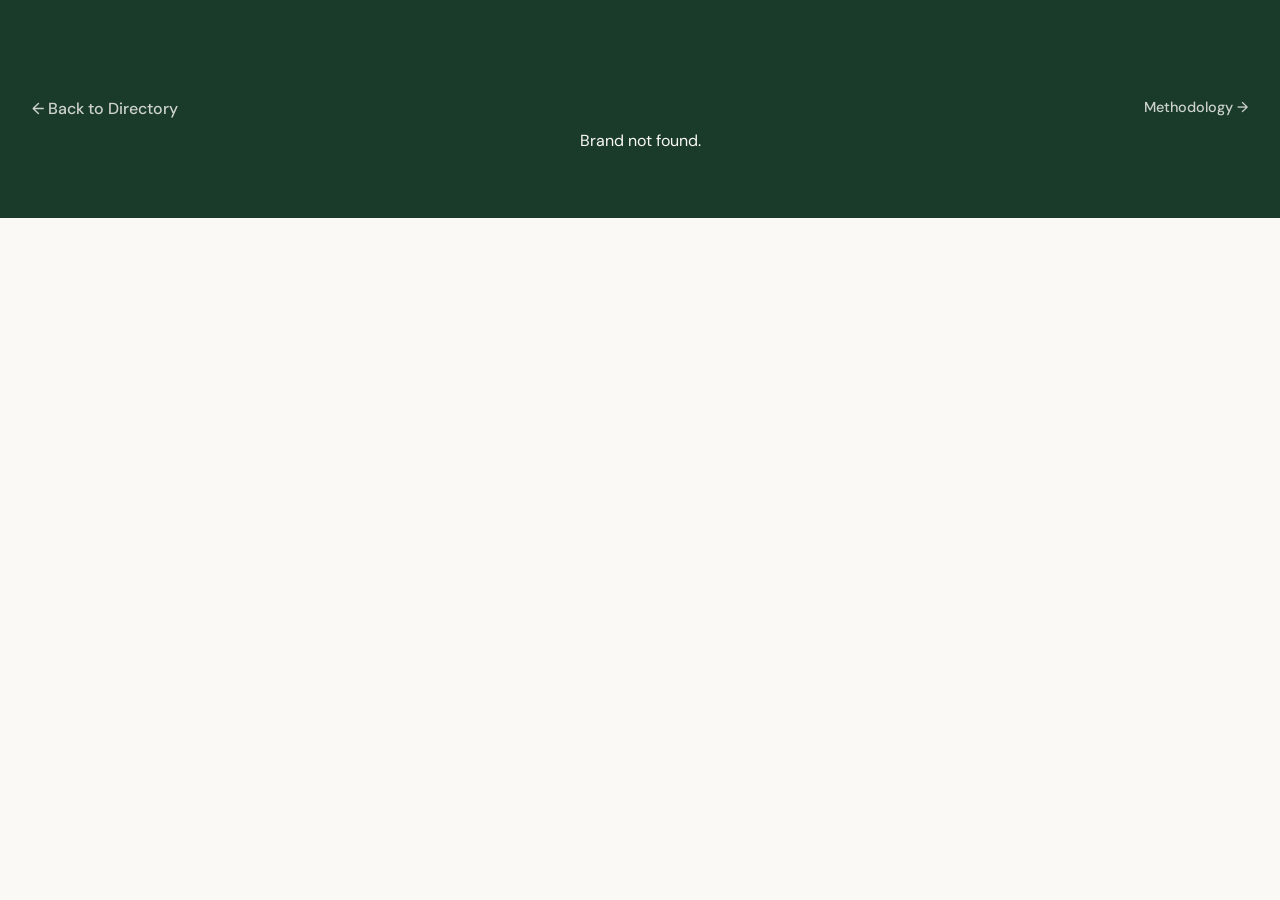
<file: brand.html>
<!DOCTYPE html>
<html lang="en">
<head>
    <meta charset="UTF-8">
    <meta name="viewport" content="width=device-width, initial-scale=1.0">
    <title>Brand Scorecard | ThreadGrade</title>
    <link rel="preconnect" href="https://fonts.googleapis.com">
    <link rel="preconnect" href="https://fonts.gstatic.com" crossorigin>
    <link href="https://fonts.googleapis.com/css2?family=Caveat:wght@400;600;700&family=DM+Sans:ital,opsz,wght@0,9..40,300;0,9..40,400;0,9..40,500;0,9..40,600;0,9..40,700;1,9..40,400&display=swap" rel="stylesheet">
    <link rel="stylesheet" href="css/app.css">
    <!-- Inline styles to copy the base variables and nav from index.html -->
    <style>
        :root {
            --forest: #1a3a2a;
            --green-dark: #2d5a3d;
            --green-mid: #3d7a52;
            --green-bright: #4CAF50;
            --green-light: #e8f5e9;
            --green-pale: #f1f8f2;
            --cream: #faf9f6;
            --warm-white: #fefdfb;
            --ink: #1a1a1a;
            --text: #2d2d2d;
            --text-light: #5a5a5a;
            --text-muted: #8a8a8a;
            --accent: #e85d26;
            --grade-a: #2d7a3d;
            --grade-b: #649646;
            --grade-c: #e5b32e;
            --grade-d: #d97736;
            --grade-f: #c0392b;
            --grade-nr: #888888;
            --shadow-sm: 0 1px 3px rgba(0,0,0,0.06);
            --shadow-md: 0 4px 12px rgba(0,0,0,0.08);
            --shadow-lg: 0 8px 30px rgba(0,0,0,0.1);
        }
        * { margin: 0; padding: 0; box-sizing: border-box; }
        body { font-family: 'DM Sans', sans-serif; color: var(--text); background: var(--cream); line-height: 1.6; }
        .hidden { display: none !important; }
        
        /* Progress Bars */
        .progress-group { margin-bottom: 1.5rem; }
        .progress-label { display: flex; justify-content: space-between; margin-bottom: 0.5rem; font-weight: 600; font-size: 0.95rem; }
        .progress-bar-bg { width: 100%; height: 16px; background: #e0e0e0; border-radius: 8px; overflow: hidden; }
        .progress-bar-fill { height: 100%; width: 0%; border-radius: 8px; transition: width 1s ease-in-out; }
        
        /* Bar Colors */
        .fill-a { background: var(--grade-a); }
        .fill-b { background: var(--grade-b); }
        .fill-c { background: var(--grade-c); }
        .fill-d { background: var(--grade-d); }
        .fill-f { background: var(--grade-f); }
        .fill-nr { background: var(--grade-nr); }

        .badge.nr { background: var(--grade-nr); }
    </style>
</head>
<body>
    
    <header class="sc-header">
        <a href="index.html#directory" class="back-link">&larr; Back to Directory</a>
        <a href="methodology.html" style="position:absolute;top:6rem;right:2rem;color:var(--cream);text-decoration:none;font-weight:500;opacity:0.8;font-size:0.9rem;transition:opacity 0.2s" onmouseover="this.style.opacity='1'" onmouseout="this.style.opacity='0.8'">Methodology &rarr;</a>
        <div id="loader">Loading brand data...</div>
        
        <div id="sc-header-content" class="hidden">
            <div class="sc-meta"><span id="sc-price"></span> &middot; <span id="sc-cats"></span></div>
            <h1 class="sc-title" id="sc-name">Brand Name</h1>
            <div class="sc-grade-hero">
                <div class="badge" id="sc-badge">?</div>
                <div class="sc-score-text">Overall Score: <span id="sc-score">0</span>/100</div>
            </div>
            <div id="sc-confidence" style="margin-top: 1rem; font-size: 0.85rem; color: var(--green-bright); opacity: 0.8;"></div>
        </div>
    </header>

    <main class="sc-container hidden" id="sc-main">
        
        <div id="report-link-container" style="margin-bottom: 2rem; display: none;">
            <a id="report-link" href="#" target="_blank" style="display: inline-flex; align-items: center; gap: 0.5rem; text-decoration: none; font-size: 0.85rem; padding: 0.5rem 1rem; background: var(--green-pale); color: var(--forest); border-radius: 6px; font-weight: 600; transition: all 0.2s ease;">
                <svg width="16" height="16" viewBox="0 0 24 24" fill="none" stroke="currentColor" stroke-width="2" stroke-linecap="round" stroke-linejoin="round"><path d="M14 2H6a2 2 0 0 0-2 2v16a2 2 0 0 0 2 2h12a2 2 0 0 0 2-2V8z"></path><polyline points="14 2 14 8 20 8"></polyline><line x1="16" y1="13" x2="8" y2="13"></line><line x1="16" y1="17" x2="8" y2="17"></line><polyline points="10 9 9 9 8 9"></polyline></svg>
                Verified source document: <span id="report-filename"></span> ↗
            </a>
        </div>

        <div id="sc-red-flags" class="sc-flags"></div>

        <div class="sc-card">
            <h2>Highlights & Concerns</h2>
            <div style="display: grid; grid-template-columns: repeat(auto-fit, minmax(300px, 1fr)); gap: 3rem;">
                <div>
                    <h3 style="margin-bottom: 1rem; color: var(--grade-a);">The Good</h3>
                    <ul class="hc-list highlights" id="sc-highlights"></ul>
                </div>
                <div>
                    <h3 style="margin-bottom: 1rem; color: var(--grade-f);">Needs Work</h3>
                    <ul class="hc-list concerns" id="sc-concerns"></ul>
                </div>
            </div>
        </div>

        <div class="sc-card">
            <h2>Pillar Breakdown <span>Score / 100</span></h2>
            <div class="dim-scores" style="display: block;">
                
                <div class="progress-group">
                    <div class="progress-label">
                        <span>PLANET (Materials, Circularity, Traceability)</span>
                        <span id="ds-planet-val">0/100</span>
                    </div>
                    <div class="progress-bar-bg">
                        <div class="progress-bar-fill" id="ds-planet-bar"></div>
                    </div>
                </div>

                <div class="progress-group">
                    <div class="progress-label">
                        <span>PEOPLE (Labor, Safety, Open Supply)</span>
                        <span id="ds-people-val">0/100</span>
                    </div>
                    <div class="progress-bar-bg">
                        <div class="progress-bar-fill" id="ds-people-bar"></div>
                    </div>
                </div>

                <div class="progress-group">
                    <div class="progress-label">
                        <span>ANIMALS (Welfare, Tracing, Vegan Alternatives)</span>
                        <span id="ds-animals-val">0/100</span>
                    </div>
                    <div class="progress-bar-bg">
                        <div class="progress-bar-fill" id="ds-animals-bar"></div>
                    </div>
                </div>

            </div>
        </div>

        <div class="sc-card">
            <h2>Detailed Evaluation Summary</h2>
            <p id="sc-summary" style="color: var(--text-light); line-height: 1.6; font-size: 0.95rem;"></p>
        </div>

        <div class="sc-card" id="sc-data-dive" style="display: none;">
            <h2>Data Deep Dive</h2>
            <p style="color: var(--text-light); margin-bottom: 1.5rem;">Here's the real data behind this score — every number comes from a public, verifiable source.</p>
            <div id="sc-data-details" style="display: flex; flex-direction: column; gap: 1.5rem;"></div>
        </div>

        <div class="sc-card">
            <h2>Data Sources Used</h2>
            <p style="color: var(--text-light); margin-bottom: 1rem;">This brand's rating is based on automated analysis of the following data sources:</p>
            <ul id="sc-sources" style="margin-left: 1.5rem; line-height: 1.8;"></ul>
        </div>
        
        <div class="sc-card" style="margin-top: 1rem; background: var(--green-pale); border: 1px solid var(--green-light);">
            <h2 style="color: var(--forest); margin-bottom: 1rem;">How is this score calculated?</h2>
            <p style="color: var(--text-light); font-size: 0.95rem; margin-bottom: 1rem;">
                ThreadGrade uses an independent algorithm to strip away "greenwashing" and grade brands strictly on publicly verified evidence across three global pillars:
            </p>
            <ul style="color: var(--text-light); font-size: 0.95rem; line-height: 1.6; margin-left: 1.5rem; margin-bottom: 1.5rem;">
                <li><strong>Planet (45%):</strong> Analyzes supply chain transparency (tier 1-3 factory disclosure), volume of verified sustainable materials (e.g. recycled polyester), microplastics mitigation policies, and complete garment circularity (take-back/resale programs).</li>
                <li><strong>People (40%):</strong> Evaluates verified payment of living wages (not just minimum wage), freedom of association, un-redacted supplier audit releases, and active scrutiny against government databases (like OSHA safety records and CBP Forced Labor flags).</li>
                <li><strong>Animals (15%):</strong> Tracks robust animal welfare certifications (Responsible Down Standard, ZQ Merino), outright bans on exotic skins and fur, and investments in vegan innovations to reduce biosphere dependencies.</li>
            </ul>
            <p style="color: var(--text-light); font-size: 0.9rem;">
                <em>Missing Data Policy:</em> If a brand refuses to publicly publish any verifiable supply chain or tracking data, ThreadGrade refuses to assign them a passing score and instead legally labels them as <strong>Unranked (NR)</strong>. Brands must provide transparent, public certifications to be officially graded on our scale, and they will immediately dive to a D or F if they trigger an OSHA or CBP Forced Labor penalty.
            </p>
        </div>
        <div id="sc-similar" class="sc-card" style="display: none;">
            <h2>Compare with Similar Brands</h2>
            <p style="color: var(--text-light); margin-bottom: 1rem;">See how this brand stacks up against others in the same price tier.</p>
            <div id="sc-similar-grid" style="display: grid; grid-template-columns: repeat(auto-fill, minmax(200px, 1fr)); gap: 1rem;"></div>
        </div>
    </main>

    <script>
        document.addEventListener('DOMContentLoaded', async () => {
            const params = new URLSearchParams(window.location.search);
            const slug = params.get('slug');
            
            if (!slug) {
                document.getElementById('loader').innerText = "Brand not found.";
                return;
            }

            try {
                const response = await fetch(`data/site/brands/${slug}.json`);
                if (!response.ok) throw new Error('Network response was not ok');
                const brand = await response.json();
                
                // Populate DOM
                document.getElementById('sc-name').innerText = brand.name;
                document.getElementById('sc-price').innerText = brand.price_tier || '$$';
                document.getElementById('sc-cats').innerText = (brand.categories || []).join(' • ');
                
                const badge = document.getElementById('sc-badge');
                badge.innerText = brand.grade;
                badge.className = `badge ${brand.grade}`;
                document.getElementById('sc-score').innerText = brand.overall_score !== null ? brand.overall_score.toFixed(1) : 'Unranked';

                // Confidence indicator
                if (brand.confidence) {
                    const conf = brand.confidence;
                    const levelLabels = { high: 'High confidence', medium: 'Medium confidence', low: 'Low confidence' };
                    const dataCount = conf.indicators_with_data || 0;
                    const total = conf.total_possible_indicators || 25;
                    const pct = conf.data_coverage_pct || 0;
                    document.getElementById('sc-confidence').innerText = `${levelLabels[conf.level] || 'Unknown'} — ${dataCount}/${total} indicators verified (${pct.toFixed(0)}% data coverage)`;
                }

                // Report link
                if (brand.report_file) {
                    const reportBtn = document.getElementById('report-link');
                    document.getElementById('report-link-container').style.display = 'flex'; // Changed from block to flex to center
                    document.getElementById('report-filename').innerText = brand.report_file;
                    reportBtn.href = `https://www.google.com/search?q=${encodeURIComponent(brand.name + ' ' + brand.report_file + ' sustainability report pdf')}`;
                }

                // Red Flags
                if (brand.red_flags && brand.red_flags.length > 0) {
                    const flagsHTML = brand.red_flags.map(f => `
                        <div class="sc-flag">
                            <div class="sc-flag-icon">🚩</div>
                            <div>
                                <div class="sc-flag-title">${f.type ? f.type.replace(/_/g, ' ').toUpperCase() : 'UNKNOWN'} CRITICAL CONCERN</div>
                                <div class="sc-flag-desc">${f.description}</div>
                            </div>
                        </div>
                    `).join('');
                    document.getElementById('sc-red-flags').innerHTML = flagsHTML;
                }
                
                // Dimensions (Planet, People, Animals)
                if (brand.dimensions) {
                    const updateBar = (id, data) => {
                        if (!data) return;
                        document.getElementById(`${id}-val`).innerText = data.score !== null ? `${data.score.toFixed(1)} / 100` : 'Unranked';
                        const bar = document.getElementById(`${id}-bar`);
                        // Set width
                        setTimeout(() => { bar.style.width = data.score !== null ? `${data.score}%` : '0%'; }, 100);
                        // Set color grade
                        bar.className = `progress-bar-fill fill-${data.grade.toLowerCase()}`;
                    };

                    updateBar('ds-planet', brand.dimensions.planet);
                    updateBar('ds-people', brand.dimensions.people);
                    updateBar('ds-animals', brand.dimensions.animals);
                }
                
                // Summary Text
                if (brand.summary) {
                    document.getElementById('sc-summary').innerText = brand.summary;
                } else {
                    document.getElementById('sc-summary').innerText = "An automated evaluation summary is not currently available for this brand.";
                }
                
                // Highlights & Concerns
                const highlightsHTML = (brand.highlights || []).map(h => `<li>${h}</li>`).join('');
                document.getElementById('sc-highlights').innerHTML = highlightsHTML || `<li style="color:#888;">No positive highlights found in data.</li>`;
                
                const concernsHTML = (brand.concerns || []).map(c => `<li>${c}</li>`).join('');
                document.getElementById('sc-concerns').innerHTML = concernsHTML || `<li style="color:#888;">No major concerns found.</li>`;
                
                // Data Deep Dive — show detailed data source info
                const details = brand.data_source_details || {};
                if (Object.keys(details).length > 0) {
                    const container = document.getElementById('sc-data-details');
                    let detailsHTML = '';

                    if (details.fti) {
                        const fti = details.fti;
                        detailsHTML += `
                            <div style="background: var(--green-pale); border-radius: 12px; padding: 1.5rem; border-left: 4px solid var(--green-mid);">
                                <h3 style="margin-bottom: 0.5rem; color: var(--forest); font-size: 1.1rem;">Fashion Transparency Index</h3>
                                <p style="color: var(--text-muted); font-size: 0.85rem; margin-bottom: 0.8rem;">Published by ${fti.publisher} (${fti.edition})</p>
                                <div style="font-size: 2rem; font-weight: 700; color: var(--forest); margin-bottom: 0.5rem;">${fti.score}%</div>
                                <p style="color: var(--text-light); font-size: 0.9rem; line-height: 1.5;">${fti.context}</p>
                                ${fti.source_url ? `<a href="${fti.source_url}" target="_blank" style="color: var(--green-mid); font-size: 0.85rem; text-decoration: none; font-weight: 600;">View source data ↗</a>` : ''}
                            </div>`;
                    }

                    if (details.ktc) {
                        const ktc = details.ktc;
                        detailsHTML += `
                            <div style="background: var(--green-pale); border-radius: 12px; padding: 1.5rem; border-left: 4px solid var(--green-mid);">
                                <h3 style="margin-bottom: 0.5rem; color: var(--forest); font-size: 1.1rem;">KnowTheChain Forced Labor Benchmark</h3>
                                <p style="color: var(--text-muted); font-size: 0.85rem; margin-bottom: 0.8rem;">Published by ${ktc.publisher}</p>
                                <div style="font-size: 2rem; font-weight: 700; color: var(--forest); margin-bottom: 0.5rem;">${ktc.score}/100</div>
                                ${ktc.rank ? `<p style="color: var(--text); font-size: 0.95rem; margin-bottom: 0.3rem;"><strong>Rank #${ktc.rank}</strong> out of ${ktc.total_companies} companies assessed</p>` : ''}
                                ${ktc.industry_average ? `<p style="color: var(--text-muted); font-size: 0.9rem; margin-bottom: 0.5rem;">Industry average: ${ktc.industry_average}/100</p>` : ''}
                                <p style="color: var(--text-light); font-size: 0.9rem; line-height: 1.5;">${ktc.context}</p>
                                ${ktc.source_url ? `<a href="${ktc.source_url}" target="_blank" style="color: var(--green-mid); font-size: 0.85rem; text-decoration: none; font-weight: 600;">View source data ↗</a>` : ''}
                            </div>`;
                    }

                    if (details.cbp) {
                        const cbp = details.cbp;
                        const riskColor = cbp.overall_risk === 'high' ? 'var(--grade-f)' : cbp.overall_risk === 'medium' ? 'var(--grade-d)' : 'var(--grade-a)';
                        const riskLabel = cbp.overall_risk === 'high' ? 'HIGH RISK' : cbp.overall_risk === 'medium' ? 'MEDIUM RISK' : cbp.overall_risk === 'monitor' ? 'MONITOR' : 'LOW RISK';
                        detailsHTML += `
                            <div style="background: ${cbp.overall_risk === 'high' ? '#FFEBEE' : cbp.overall_risk === 'medium' ? '#FFF3E0' : 'var(--green-pale)'}; border-radius: 12px; padding: 1.5rem; border-left: 4px solid ${riskColor};">
                                <h3 style="margin-bottom: 0.5rem; color: var(--forest); font-size: 1.1rem;">U.S. Customs Forced Labor Screening</h3>
                                <p style="color: var(--text-muted); font-size: 0.85rem; margin-bottom: 0.8rem;">Published by ${cbp.publisher}</p>
                                <div style="display: inline-block; padding: 0.3rem 0.8rem; border-radius: 6px; font-weight: 700; font-size: 0.9rem; color: white; background: ${riskColor}; margin-bottom: 0.8rem;">${riskLabel}</div>
                                ${cbp.flags_count > 0 ? `<p style="color: var(--text); font-size: 0.9rem; margin-bottom: 0.5rem;">${cbp.flags_count} forced labor concern(s) flagged:</p><ul style="margin-left: 1.5rem; color: var(--text-light); font-size: 0.9rem; line-height: 1.6;">${cbp.flags.map(f => `<li>${f}</li>`).join('')}</ul>` : `<p style="color: var(--text-light); font-size: 0.9rem;">No forced labor flags or WRO (Withhold Release Order) concerns identified.</p>`}
                            </div>`;
                    }

                    if (details.certifications) {
                        const certs = details.certifications;
                        detailsHTML += `
                            <div style="background: var(--green-pale); border-radius: 12px; padding: 1.5rem; border-left: 4px solid var(--green-mid);">
                                <h3 style="margin-bottom: 0.5rem; color: var(--forest); font-size: 1.1rem;">Third-Party Certifications</h3>
                                <p style="color: var(--text-muted); font-size: 0.85rem; margin-bottom: 0.8rem;">Verified by independent certification bodies</p>
                                ${certs.active_certifications.length > 0 ? `<div style="display: flex; flex-wrap: wrap; gap: 0.5rem; margin-bottom: 0.5rem;">${certs.active_certifications.map(c => `<span style="background: var(--green-light); color: var(--forest); padding: 0.3rem 0.8rem; border-radius: 20px; font-size: 0.85rem; font-weight: 600;">${c}</span>`).join('')}</div>` : `<p style="color: var(--text-light); font-size: 0.9rem;">No active third-party certifications found.</p>`}
                            </div>`;
                    }

                    container.innerHTML = detailsHTML;
                    document.getElementById('sc-data-dive').style.display = 'block';
                }

                // Sources
                const sourcesStr = (brand.data_sources || []).map(s => `<li><code>${s}</code></li>`).join('');
                document.getElementById('sc-sources').innerHTML = sourcesStr || `<li>None (Default baseline applied)</li>`;

                // Reveal
                document.getElementById('loader').classList.add('hidden');
                document.getElementById('sc-header-content').classList.remove('hidden');
                document.getElementById('sc-main').classList.remove('hidden');

                // Load similar brands
                try {
                    const allRes = await fetch('data/site/brands.json');
                    if (allRes.ok) {
                        const allData = await allRes.json();
                        const allBrands = allData.brands || allData;
                        const similar = allBrands
                            .filter(b => b.slug !== slug && b.price_tier === brand.price_tier)
                            .sort((a, b) => Math.abs((a.overall_score || 0) - (brand.overall_score || 0)) - Math.abs((b.overall_score || 0) - (brand.overall_score || 0)))
                            .slice(0, 4);

                        if (similar.length > 0) {
                            const gradeColors = { A: 'var(--grade-a)', B: 'var(--grade-b)', C: 'var(--grade-c)', D: 'var(--grade-d)', F: 'var(--grade-f)', NR: 'var(--grade-nr)' };
                            document.getElementById('sc-similar-grid').innerHTML = similar.map(s => `
                                <a href="brand.html?slug=${s.slug}" style="text-decoration:none;color:inherit">
                                    <div style="background:var(--green-pale);border-radius:12px;padding:1.2rem;text-align:center;transition:all 0.2s;border:1px solid transparent">
                                        <div style="width:36px;height:36px;border-radius:8px;display:inline-flex;align-items:center;justify-content:center;font-weight:700;color:white;background:${gradeColors[s.grade] || '#888'};margin-bottom:0.5rem">${s.grade}</div>
                                        <div style="font-weight:700;font-size:0.95rem;color:var(--forest)">${s.name}</div>
                                        <div style="font-size:0.8rem;color:var(--text-muted);margin-bottom:0.3rem">${s.price_tier} &middot; ${(s.overall_score || 0).toFixed(1)}/100</div>
                                        <div style="font-size:0.75rem;color:var(--green-mid);font-weight:600">
                                            <span style="cursor:pointer" onclick="event.preventDefault();window.location='compare.html?brands=${slug},${s.slug}'">Compare &rarr;</span>
                                        </div>
                                    </div>
                                </a>
                            `).join('');
                            document.getElementById('sc-similar').style.display = 'block';
                        }
                    }
                } catch(e) { /* similar brands are optional */ }

            } catch (error) {
                console.error('Error fetching brand data:', error);
                document.getElementById('loader').innerText = "Sorry, we couldn't load the data for this brand.";
            }
        });
    </script>
</body>
</html>
</file>
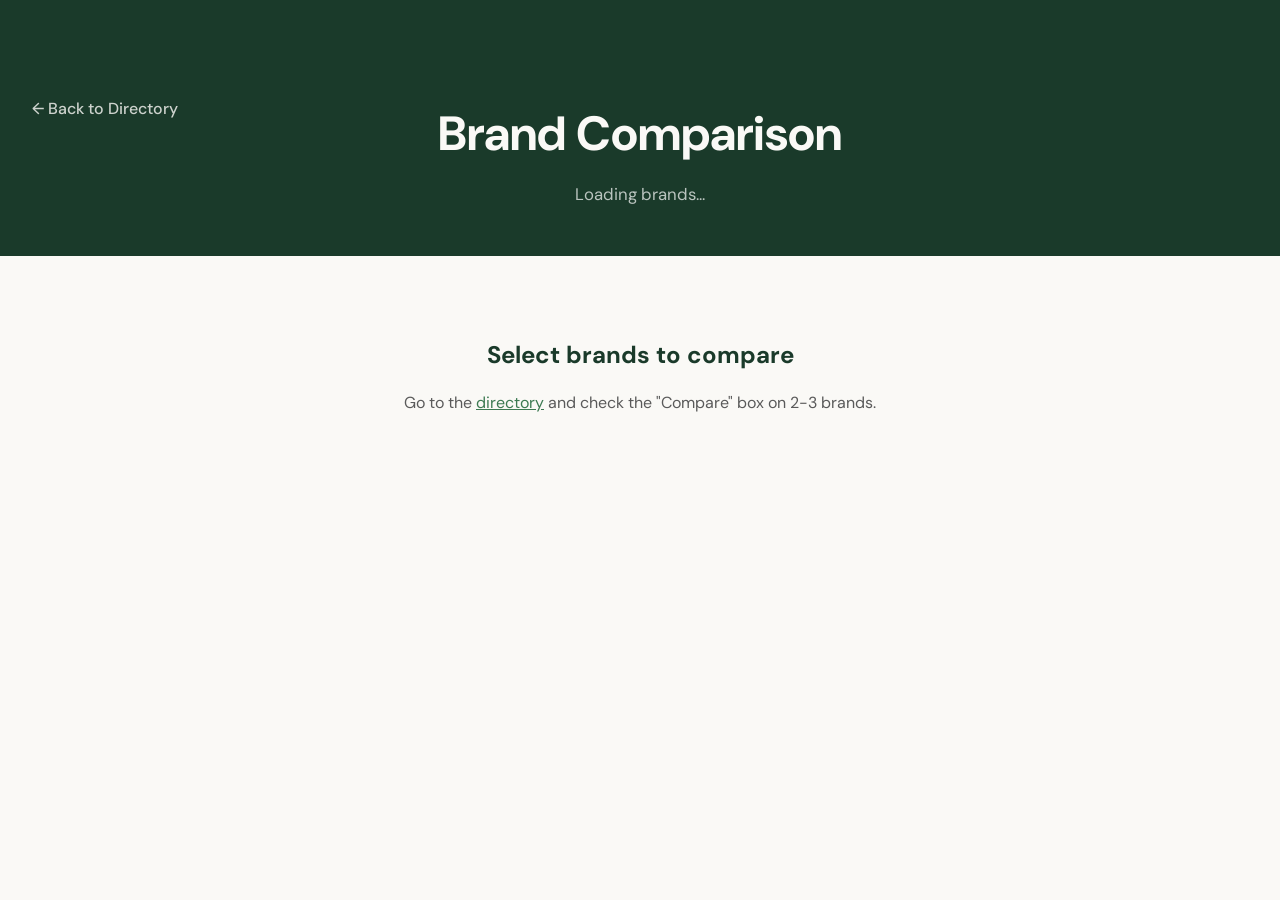
<file: compare.html>
<!DOCTYPE html>
<html lang="en">
<head>
    <meta charset="UTF-8">
    <meta name="viewport" content="width=device-width, initial-scale=1.0">
    <title>Compare Brands | ThreadGrade</title>
    <link rel="preconnect" href="https://fonts.googleapis.com">
    <link rel="preconnect" href="https://fonts.gstatic.com" crossorigin>
    <link href="https://fonts.googleapis.com/css2?family=Caveat:wght@400;600;700&family=DM+Sans:ital,opsz,wght@0,9..40,300;0,9..40,400;0,9..40,500;0,9..40,600;0,9..40,700;1,9..40,400&display=swap" rel="stylesheet">
    <link rel="stylesheet" href="css/app.css">
    <style>
        :root {
            --forest: #1a3a2a;
            --green-dark: #2d5a3d;
            --green-mid: #3d7a52;
            --green-bright: #4CAF50;
            --green-light: #e8f5e9;
            --green-pale: #f1f8f2;
            --cream: #faf9f6;
            --warm-white: #fefdfb;
            --ink: #1a1a1a;
            --text: #2d2d2d;
            --text-light: #5a5a5a;
            --text-muted: #8a8a8a;
            --accent: #e85d26;
            --grade-a: #2d7a3d;
            --grade-b: #649646;
            --grade-c: #e5b32e;
            --grade-d: #d97736;
            --grade-f: #c0392b;
            --grade-nr: #888888;
            --shadow-sm: 0 1px 3px rgba(0,0,0,0.06);
            --shadow-md: 0 4px 12px rgba(0,0,0,0.08);
            --shadow-lg: 0 8px 30px rgba(0,0,0,0.1);
        }
        * { margin: 0; padding: 0; box-sizing: border-box; }
        body { font-family: 'DM Sans', sans-serif; color: var(--text); background: var(--cream); line-height: 1.6; }
    </style>
</head>
<body>
    <header class="compare-header">
        <a href="index.html#directory" class="back-link">&larr; Back to Directory</a>
        <h1>Brand Comparison</h1>
        <p id="compare-subtitle">Loading brands...</p>
    </header>

    <div class="compare-container" style="margin-top: -1rem; position: relative; z-index: 10;">
        <div id="compare-loading" style="text-align: center; padding: 3rem; color: var(--text-light);">Loading comparison data...</div>
        <div id="compare-content" style="display: none;"></div>
        <div id="compare-empty" style="display: none; text-align: center; padding: 4rem 2rem;">
            <h2 style="color: var(--forest); margin-bottom: 1rem;">Select brands to compare</h2>
            <p style="color: var(--text-light); margin-bottom: 2rem;">Go to the <a href="index.html#directory" style="color: var(--green-mid);">directory</a> and check the "Compare" box on 2-3 brands.</p>
        </div>
    </div>

    <script>
    document.addEventListener('DOMContentLoaded', async () => {
        const params = new URLSearchParams(window.location.search);
        const brandsParam = params.get('brands');

        if (!brandsParam) {
            document.getElementById('compare-loading').style.display = 'none';
            document.getElementById('compare-empty').style.display = 'block';
            return;
        }

        const slugs = brandsParam.split(',').slice(0, 3);
        const gradeColors = { A: 'var(--grade-a)', B: 'var(--grade-b)', C: 'var(--grade-c)', D: 'var(--grade-d)', F: 'var(--grade-f)', NR: 'var(--grade-nr)' };

        try {
            const brands = await Promise.all(
                slugs.map(async slug => {
                    const res = await fetch(`data/site/brands/${slug.trim()}.json`);
                    if (!res.ok) throw new Error(`Brand ${slug} not found`);
                    return res.json();
                })
            );

            document.getElementById('compare-subtitle').textContent = brands.map(b => b.name).join(' vs ');
            document.title = brands.map(b => b.name).join(' vs ') + ' | ThreadGrade';

            const cols = brands.length + 1;
            const gridCols = `200px repeat(${brands.length}, 1fr)`;

            function bestIdx(values) {
                let best = -1, bestVal = -Infinity;
                values.forEach((v, i) => {
                    const num = parseFloat(v);
                    if (!isNaN(num) && num > bestVal) { bestVal = num; best = i; }
                });
                return best;
            }

            function makeRow(label, values, type) {
                const winner = bestIdx(values);
                let cells = `<div class="compare-row-label">${label}</div>`;
                values.forEach((val, i) => {
                    const isWinner = i === winner && brands.length > 1;
                    const winClass = isWinner ? ' compare-winner' : '';

                    if (type === 'grade') {
                        cells += `<div class="compare-cell${winClass}">
                            <div class="cell-grade" style="background:${gradeColors[val] || '#888'}">${val}</div>
                        </div>`;
                    } else if (type === 'score') {
                        cells += `<div class="compare-cell${winClass}">
                            <div class="cell-score">${val !== null ? parseFloat(val).toFixed(1) : 'N/A'}</div>
                        </div>`;
                    } else if (type === 'bar') {
                        const score = parseFloat(val) || 0;
                        const grade = score >= 80 ? 'a' : score >= 65 ? 'b' : score >= 50 ? 'c' : score >= 35 ? 'd' : 'f';
                        cells += `<div class="compare-cell${winClass}">
                            <div style="width:100%;max-width:160px">
                                <div style="font-weight:700;font-size:1.1rem;color:var(--forest);margin-bottom:4px">${score.toFixed(1)}</div>
                                <div style="height:8px;background:#e8e8e8;border-radius:4px;overflow:hidden">
                                    <div class="fill-${grade}" style="height:100%;width:${score}%;border-radius:4px;transition:width 0.8s"></div>
                                </div>
                            </div>
                        </div>`;
                    } else if (type === 'list') {
                        const items = Array.isArray(val) ? val : [];
                        cells += `<div class="compare-cell${winClass}" style="text-align:left;align-items:flex-start">
                            ${items.length > 0
                                ? `<ul style="list-style:none;font-size:0.85rem;line-height:1.6">${items.slice(0, 3).map(item => `<li>${item}</li>`).join('')}</ul>`
                                : `<span style="color:var(--text-muted);font-size:0.85rem">None found</span>`}
                        </div>`;
                    } else if (type === 'risk') {
                        const color = val === 'high' ? 'var(--grade-f)' : val === 'medium' ? 'var(--grade-d)' : 'var(--grade-a)';
                        const label = val ? val.charAt(0).toUpperCase() + val.slice(1) : 'Low';
                        cells += `<div class="compare-cell${winClass}">
                            <span style="display:inline-block;padding:0.25rem 0.7rem;border-radius:5px;font-weight:700;font-size:0.8rem;color:white;background:${color}">${label} Risk</span>
                        </div>`;
                    } else {
                        cells += `<div class="compare-cell${winClass}" style="font-size:0.9rem">${val || 'N/A'}</div>`;
                    }
                });
                return `<div class="compare-row" style="display:grid;grid-template-columns:${gridCols}">${cells}</div>`;
            }

            // Brand headers
            let headerCells = `<div class="compare-row-label"></div>`;
            brands.forEach(b => {
                headerCells += `
                    <div class="compare-brand-header">
                        <div class="compare-badge" style="background:${gradeColors[b.grade] || '#888'}">${b.grade}</div>
                        <h3><a href="brand.html?slug=${b.slug}" style="color:var(--forest);text-decoration:none">${b.name}</a></h3>
                        <div style="font-size:0.85rem;color:var(--text-muted)">${b.price_tier || ''} &middot; ${(b.categories || []).join(', ')}</div>
                    </div>`;
            });
            const headerRow = `<div class="compare-row" style="display:grid;grid-template-columns:${gridCols}">${headerCells}</div>`;

            const content = document.getElementById('compare-content');
            content.innerHTML = `
                <div class="sc-card" style="padding:0;overflow:hidden">
                    <div class="compare-grid">
                        ${headerRow}
                        ${makeRow('Overall Score', brands.map(b => b.overall_score), 'score')}
                        ${makeRow('Grade', brands.map(b => b.grade), 'grade')}
                        ${makeRow('Confidence', brands.map(b => b.confidence?.level || 'low'), 'text')}
                        ${makeRow('Planet', brands.map(b => b.dimensions?.planet?.score), 'bar')}
                        ${makeRow('People', brands.map(b => b.dimensions?.people?.score), 'bar')}
                        ${makeRow('Animals', brands.map(b => b.dimensions?.animals?.score), 'bar')}
                        ${makeRow('Price Tier', brands.map(b => b.price_tier || 'N/A'), 'text')}
                        ${makeRow('Forced Labor Risk', brands.map(b => {
                            const cbp = b.data_source_details?.cbp;
                            return cbp ? cbp.overall_risk : 'low';
                        }), 'risk')}
                        ${makeRow('Highlights', brands.map(b => b.highlights), 'list')}
                        ${makeRow('Concerns', brands.map(b => b.concerns), 'list')}
                        ${makeRow('Data Sources', brands.map(b => (b.data_sources || []).join(', ')), 'text')}
                    </div>
                </div>
                <div style="text-align:center;margin-top:2rem">
                    <a href="index.html#directory" class="btn-primary" style="display:inline-flex;align-items:center;gap:0.5rem;background:var(--forest);color:var(--cream);padding:0.85rem 2rem;border:none;border-radius:8px;font-weight:600;text-decoration:none">
                        &larr; Compare More Brands
                    </a>
                </div>
            `;

            document.getElementById('compare-loading').style.display = 'none';
            content.style.display = 'block';

        } catch (err) {
            console.error(err);
            document.getElementById('compare-loading').innerHTML = `<p>Could not load brand data. <a href="index.html#directory" style="color:var(--green-mid)">Return to directory</a></p>`;
        }
    });
    </script>
</body>
</html>
</file>
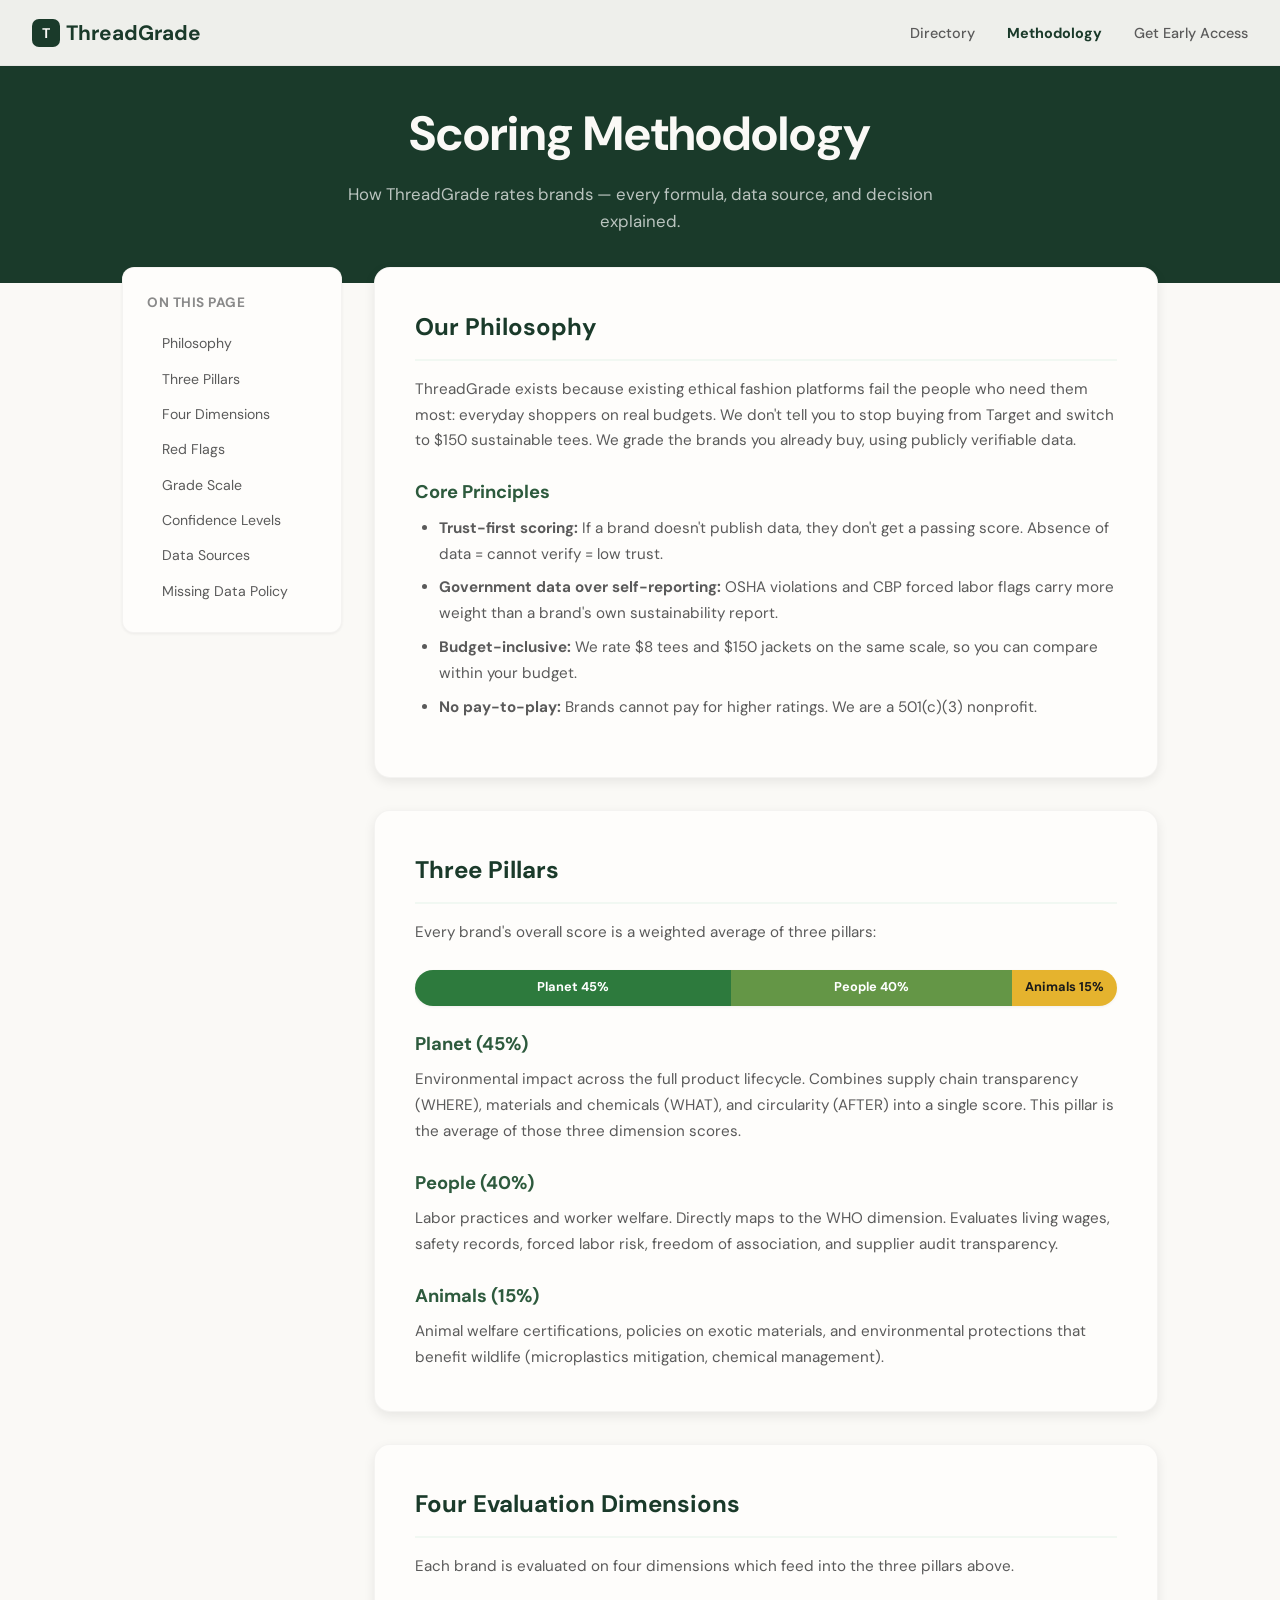
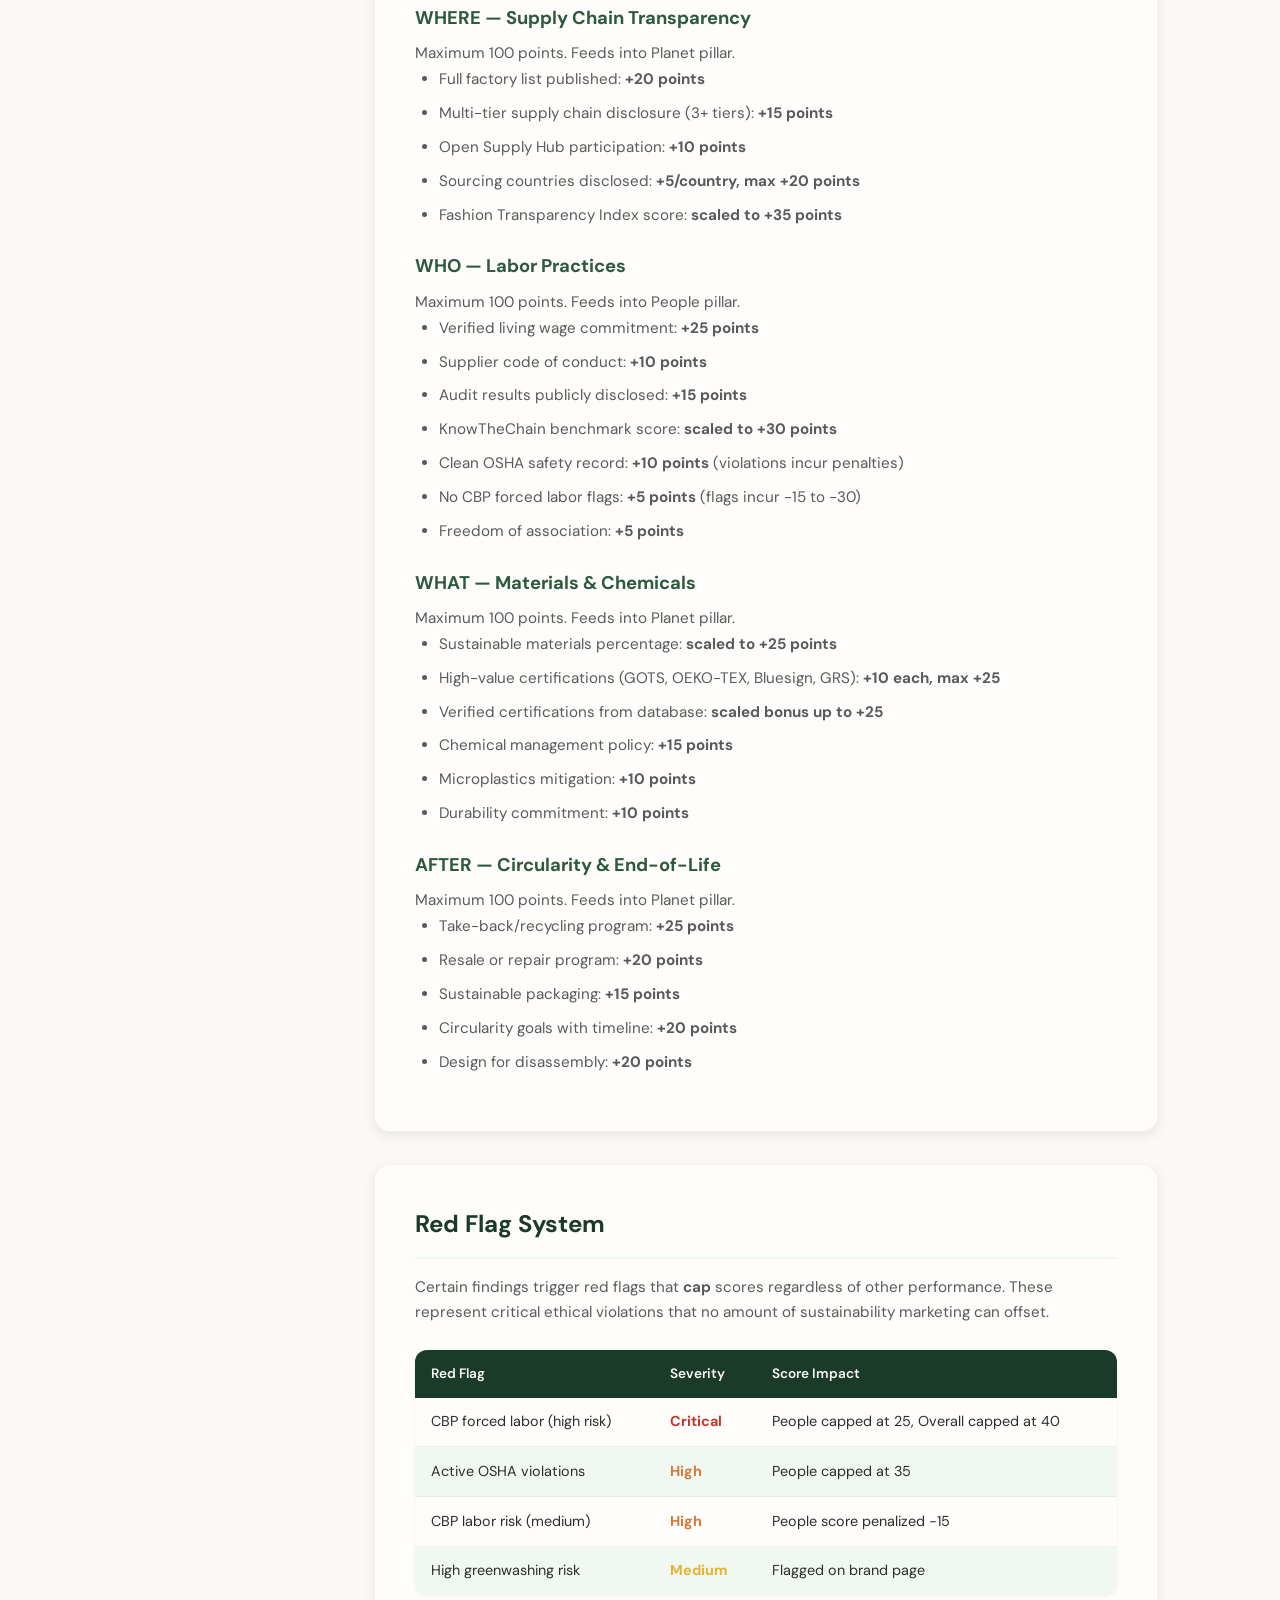
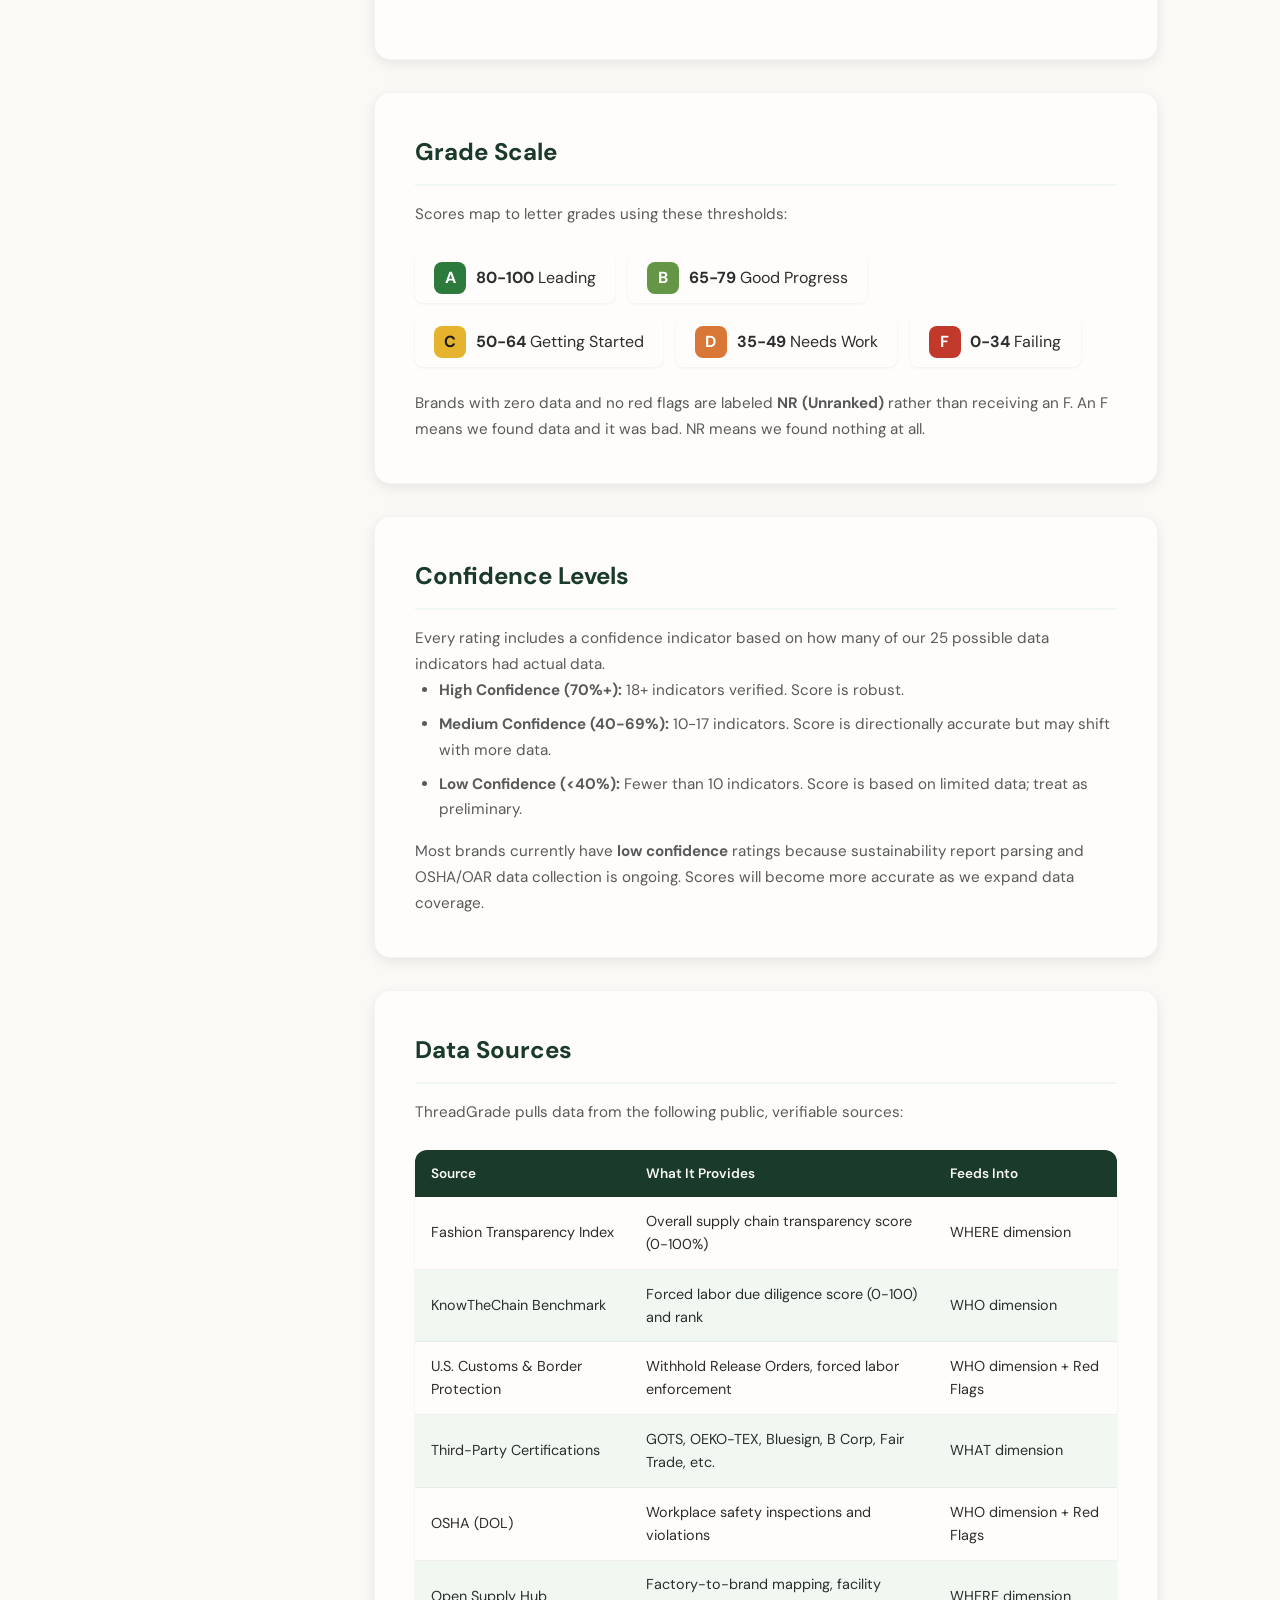
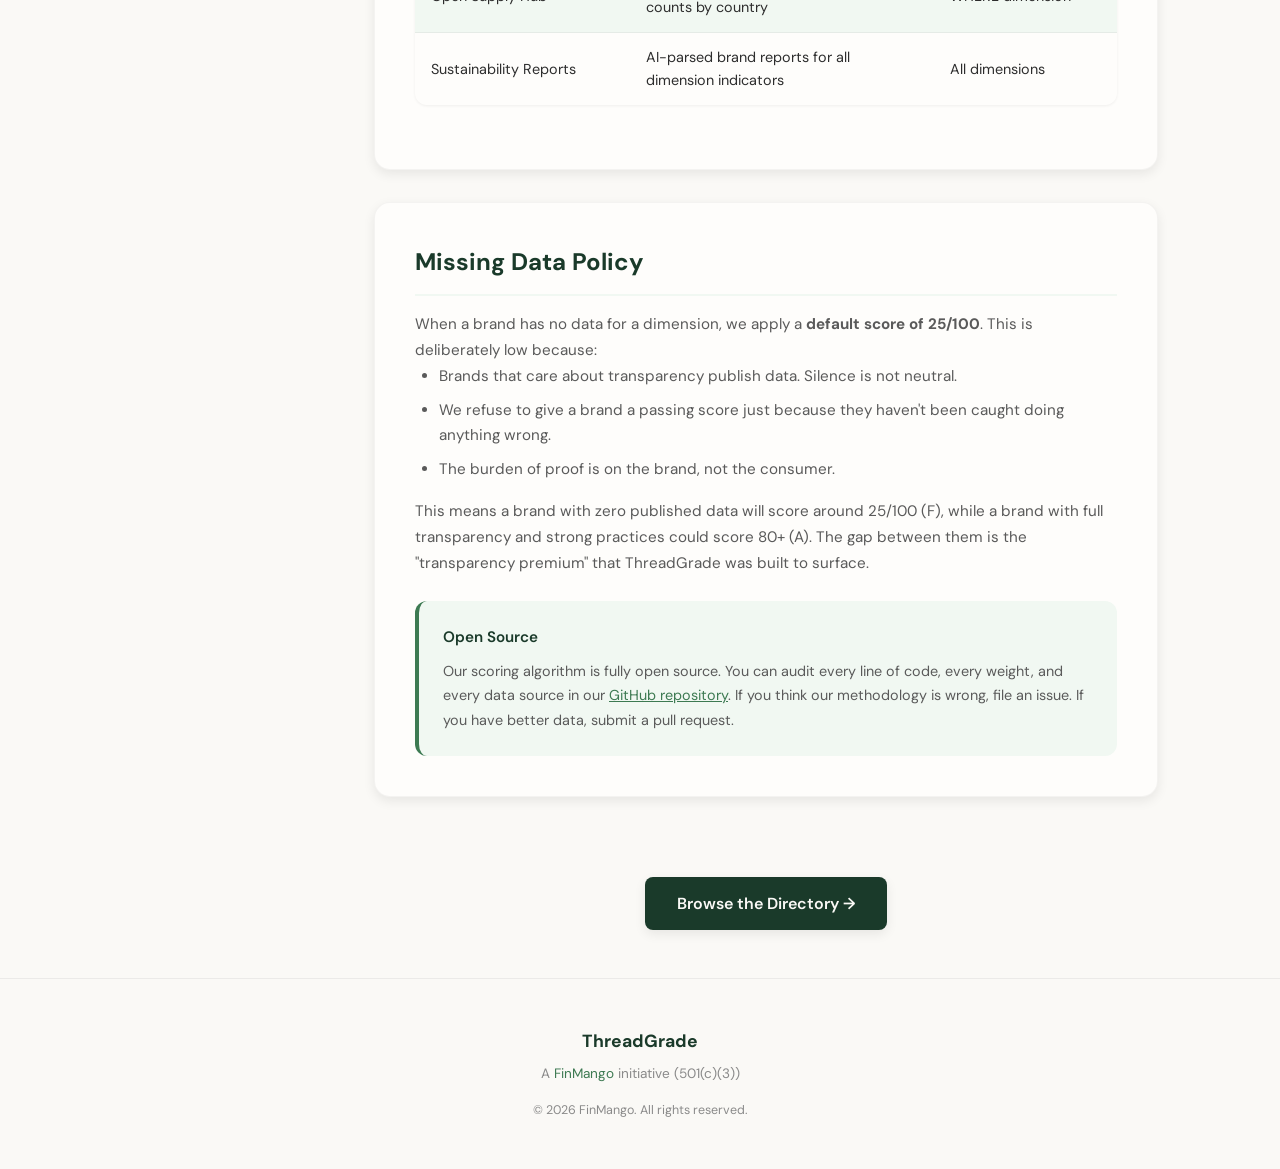
<file: methodology.html>
<!DOCTYPE html>
<html lang="en">
<head>
    <meta charset="UTF-8">
    <meta name="viewport" content="width=device-width, initial-scale=1.0">
    <title>Methodology | ThreadGrade</title>
    <link rel="preconnect" href="https://fonts.googleapis.com">
    <link rel="preconnect" href="https://fonts.gstatic.com" crossorigin>
    <link href="https://fonts.googleapis.com/css2?family=Caveat:wght@400;600;700&family=DM+Sans:ital,opsz,wght@0,9..40,300;0,9..40,400;0,9..40,500;0,9..40,600;0,9..40,700;1,9..40,400&display=swap" rel="stylesheet">
    <link rel="stylesheet" href="css/app.css">
    <style>
        :root {
            --forest: #1a3a2a;
            --green-dark: #2d5a3d;
            --green-mid: #3d7a52;
            --green-bright: #4CAF50;
            --green-light: #e8f5e9;
            --green-pale: #f1f8f2;
            --cream: #faf9f6;
            --warm-white: #fefdfb;
            --ink: #1a1a1a;
            --text: #2d2d2d;
            --text-light: #5a5a5a;
            --text-muted: #8a8a8a;
            --accent: #e85d26;
            --grade-a: #2d7a3d;
            --grade-b: #649646;
            --grade-c: #e5b32e;
            --grade-d: #d97736;
            --grade-f: #c0392b;
            --grade-nr: #888888;
            --shadow-sm: 0 1px 3px rgba(0,0,0,0.06);
            --shadow-md: 0 4px 12px rgba(0,0,0,0.08);
            --shadow-lg: 0 8px 30px rgba(0,0,0,0.1);
        }
        * { margin: 0; padding: 0; box-sizing: border-box; }
        body { font-family: 'DM Sans', sans-serif; color: var(--text); background: var(--cream); line-height: 1.6; }

        nav {
            position: fixed; top: 0; left: 0; right: 0; z-index: 100;
            padding: 1rem 2rem; display: flex; justify-content: space-between; align-items: center;
            background: rgba(250, 249, 246, 0.95); backdrop-filter: blur(12px);
            border-bottom: 1px solid rgba(0,0,0,0.04);
        }
        .nav-logo {
            font-weight: 700; font-size: 1.3rem; color: var(--forest); text-decoration: none;
            display: flex; align-items: center; gap: 0.4rem;
        }
        .nav-logo .thread-icon { width: 28px; height: 28px; }
        .nav-links { display: flex; gap: 2rem; align-items: center; list-style: none; }
        .nav-links a { color: var(--text-light); text-decoration: none; font-size: 0.9rem; font-weight: 500; transition: color 0.2s; }
        .nav-links a:hover { color: var(--forest); }
        .nav-links a.active { color: var(--forest); font-weight: 700; }

        .toc {
            position: sticky; top: 80px;
            background: var(--warm-white); border-radius: 12px; padding: 1.5rem;
            box-shadow: var(--shadow-sm); border: 1px solid rgba(0,0,0,0.04);
        }
        .toc h4 { font-size: 0.85rem; text-transform: uppercase; letter-spacing: 0.5px; color: var(--text-muted); margin-bottom: 0.8rem; }
        .toc a {
            display: block; padding: 0.4rem 0; font-size: 0.88rem; color: var(--text-light);
            text-decoration: none; border-left: 2px solid transparent; padding-left: 0.8rem;
            transition: all 0.2s;
        }
        .toc a:hover { color: var(--forest); border-left-color: var(--green-mid); }

        .two-col { display: grid; grid-template-columns: 220px 1fr; gap: 2rem; max-width: 1100px; margin: 0 auto; padding: 0 2rem; }

        @media (max-width: 768px) {
            .two-col { grid-template-columns: 1fr; }
            .toc { position: static; margin-bottom: 2rem; }
            nav { padding: 0.8rem 1rem; }
            .nav-links { display: none; }
        }
    </style>
</head>
<body>

<nav>
    <a href="index.html" class="nav-logo">
        <svg class="thread-icon" viewBox="0 0 32 32" fill="none" xmlns="http://www.w3.org/2000/svg">
            <rect width="32" height="32" rx="8" fill="#1a3a2a"/>
            <text x="16" y="22" text-anchor="middle" font-family="DM Sans" font-weight="700" font-size="16" fill="#faf9f6">T</text>
        </svg>
        ThreadGrade
    </a>
    <ul class="nav-links">
        <li><a href="index.html#directory">Directory</a></li>
        <li><a href="methodology.html" class="active">Methodology</a></li>
        <li><a href="index.html#signup">Get Early Access</a></li>
    </ul>
</nav>

<header class="methodology-header">
    <h1>Scoring Methodology</h1>
    <p style="color: rgba(255,255,255,0.7); font-size: 1.05rem; max-width: 600px; margin: 0.5rem auto 0;">How ThreadGrade rates brands &mdash; every formula, data source, and decision explained.</p>
</header>

<div class="two-col" style="margin-top: -1rem; position: relative; z-index: 10;">
    <aside>
        <div class="toc">
            <h4>On this page</h4>
            <a href="#philosophy">Philosophy</a>
            <a href="#pillars">Three Pillars</a>
            <a href="#dimensions">Four Dimensions</a>
            <a href="#red-flags">Red Flags</a>
            <a href="#grading">Grade Scale</a>
            <a href="#confidence">Confidence Levels</a>
            <a href="#data-sources">Data Sources</a>
            <a href="#missing-data">Missing Data Policy</a>
        </div>
    </aside>

    <main>
        <div class="methodology-card" id="philosophy">
            <h2>Our Philosophy</h2>
            <p>ThreadGrade exists because existing ethical fashion platforms fail the people who need them most: everyday shoppers on real budgets. We don't tell you to stop buying from Target and switch to $150 sustainable tees. We grade the brands you already buy, using publicly verifiable data.</p>
            <h3>Core Principles</h3>
            <ul>
                <li><strong>Trust-first scoring:</strong> If a brand doesn't publish data, they don't get a passing score. Absence of data = cannot verify = low trust.</li>
                <li><strong>Government data over self-reporting:</strong> OSHA violations and CBP forced labor flags carry more weight than a brand's own sustainability report.</li>
                <li><strong>Budget-inclusive:</strong> We rate $8 tees and $150 jackets on the same scale, so you can compare within your budget.</li>
                <li><strong>No pay-to-play:</strong> Brands cannot pay for higher ratings. We are a 501(c)(3) nonprofit.</li>
            </ul>
        </div>

        <div class="methodology-card" id="pillars">
            <h2>Three Pillars</h2>
            <p>Every brand's overall score is a weighted average of three pillars:</p>
            <div class="weight-bar">
                <div class="weight-bar-seg" style="width:45%;background:var(--grade-a)">Planet 45%</div>
                <div class="weight-bar-seg" style="width:40%;background:var(--grade-b)">People 40%</div>
                <div class="weight-bar-seg" style="width:15%;background:var(--grade-c);color:var(--ink)">Animals 15%</div>
            </div>
            <h3>Planet (45%)</h3>
            <p>Environmental impact across the full product lifecycle. Combines supply chain transparency (WHERE), materials and chemicals (WHAT), and circularity (AFTER) into a single score. This pillar is the average of those three dimension scores.</p>
            <h3>People (40%)</h3>
            <p>Labor practices and worker welfare. Directly maps to the WHO dimension. Evaluates living wages, safety records, forced labor risk, freedom of association, and supplier audit transparency.</p>
            <h3>Animals (15%)</h3>
            <p>Animal welfare certifications, policies on exotic materials, and environmental protections that benefit wildlife (microplastics mitigation, chemical management).</p>
        </div>

        <div class="methodology-card" id="dimensions">
            <h2>Four Evaluation Dimensions</h2>
            <p>Each brand is evaluated on four dimensions which feed into the three pillars above.</p>

            <h3>WHERE &mdash; Supply Chain Transparency</h3>
            <p>Maximum 100 points. Feeds into Planet pillar.</p>
            <ul>
                <li>Full factory list published: <strong>+20 points</strong></li>
                <li>Multi-tier supply chain disclosure (3+ tiers): <strong>+15 points</strong></li>
                <li>Open Supply Hub participation: <strong>+10 points</strong></li>
                <li>Sourcing countries disclosed: <strong>+5/country, max +20 points</strong></li>
                <li>Fashion Transparency Index score: <strong>scaled to +35 points</strong></li>
            </ul>

            <h3>WHO &mdash; Labor Practices</h3>
            <p>Maximum 100 points. Feeds into People pillar.</p>
            <ul>
                <li>Verified living wage commitment: <strong>+25 points</strong></li>
                <li>Supplier code of conduct: <strong>+10 points</strong></li>
                <li>Audit results publicly disclosed: <strong>+15 points</strong></li>
                <li>KnowTheChain benchmark score: <strong>scaled to +30 points</strong></li>
                <li>Clean OSHA safety record: <strong>+10 points</strong> (violations incur penalties)</li>
                <li>No CBP forced labor flags: <strong>+5 points</strong> (flags incur -15 to -30)</li>
                <li>Freedom of association: <strong>+5 points</strong></li>
            </ul>

            <h3>WHAT &mdash; Materials & Chemicals</h3>
            <p>Maximum 100 points. Feeds into Planet pillar.</p>
            <ul>
                <li>Sustainable materials percentage: <strong>scaled to +25 points</strong></li>
                <li>High-value certifications (GOTS, OEKO-TEX, Bluesign, GRS): <strong>+10 each, max +25</strong></li>
                <li>Verified certifications from database: <strong>scaled bonus up to +25</strong></li>
                <li>Chemical management policy: <strong>+15 points</strong></li>
                <li>Microplastics mitigation: <strong>+10 points</strong></li>
                <li>Durability commitment: <strong>+10 points</strong></li>
            </ul>

            <h3>AFTER &mdash; Circularity & End-of-Life</h3>
            <p>Maximum 100 points. Feeds into Planet pillar.</p>
            <ul>
                <li>Take-back/recycling program: <strong>+25 points</strong></li>
                <li>Resale or repair program: <strong>+20 points</strong></li>
                <li>Sustainable packaging: <strong>+15 points</strong></li>
                <li>Circularity goals with timeline: <strong>+20 points</strong></li>
                <li>Design for disassembly: <strong>+20 points</strong></li>
            </ul>
        </div>

        <div class="methodology-card" id="red-flags">
            <h2>Red Flag System</h2>
            <p>Certain findings trigger red flags that <strong>cap</strong> scores regardless of other performance. These represent critical ethical violations that no amount of sustainability marketing can offset.</p>
            <table class="data-source-table">
                <thead>
                    <tr>
                        <th>Red Flag</th>
                        <th>Severity</th>
                        <th>Score Impact</th>
                    </tr>
                </thead>
                <tbody>
                    <tr>
                        <td>CBP forced labor (high risk)</td>
                        <td style="color:var(--grade-f);font-weight:700">Critical</td>
                        <td>People capped at 25, Overall capped at 40</td>
                    </tr>
                    <tr>
                        <td>Active OSHA violations</td>
                        <td style="color:var(--grade-d);font-weight:700">High</td>
                        <td>People capped at 35</td>
                    </tr>
                    <tr>
                        <td>CBP labor risk (medium)</td>
                        <td style="color:var(--grade-d);font-weight:700">High</td>
                        <td>People score penalized -15</td>
                    </tr>
                    <tr>
                        <td>High greenwashing risk</td>
                        <td style="color:var(--grade-c);font-weight:700">Medium</td>
                        <td>Flagged on brand page</td>
                    </tr>
                </tbody>
            </table>
        </div>

        <div class="methodology-card" id="grading">
            <h2>Grade Scale</h2>
            <p>Scores map to letter grades using these thresholds:</p>
            <div style="display:flex;flex-wrap:wrap;gap:0.8rem;margin:1.5rem 0">
                <div style="display:flex;align-items:center;gap:0.6rem;background:var(--warm-white);padding:0.6rem 1.2rem;border-radius:8px;box-shadow:var(--shadow-sm)">
                    <span style="width:32px;height:32px;border-radius:8px;display:flex;align-items:center;justify-content:center;font-weight:700;color:white;background:var(--grade-a)">A</span>
                    <span><strong>80-100</strong> Leading</span>
                </div>
                <div style="display:flex;align-items:center;gap:0.6rem;background:var(--warm-white);padding:0.6rem 1.2rem;border-radius:8px;box-shadow:var(--shadow-sm)">
                    <span style="width:32px;height:32px;border-radius:8px;display:flex;align-items:center;justify-content:center;font-weight:700;color:white;background:var(--grade-b)">B</span>
                    <span><strong>65-79</strong> Good Progress</span>
                </div>
                <div style="display:flex;align-items:center;gap:0.6rem;background:var(--warm-white);padding:0.6rem 1.2rem;border-radius:8px;box-shadow:var(--shadow-sm)">
                    <span style="width:32px;height:32px;border-radius:8px;display:flex;align-items:center;justify-content:center;font-weight:700;color:var(--ink);background:var(--grade-c)">C</span>
                    <span><strong>50-64</strong> Getting Started</span>
                </div>
                <div style="display:flex;align-items:center;gap:0.6rem;background:var(--warm-white);padding:0.6rem 1.2rem;border-radius:8px;box-shadow:var(--shadow-sm)">
                    <span style="width:32px;height:32px;border-radius:8px;display:flex;align-items:center;justify-content:center;font-weight:700;color:white;background:var(--grade-d)">D</span>
                    <span><strong>35-49</strong> Needs Work</span>
                </div>
                <div style="display:flex;align-items:center;gap:0.6rem;background:var(--warm-white);padding:0.6rem 1.2rem;border-radius:8px;box-shadow:var(--shadow-sm)">
                    <span style="width:32px;height:32px;border-radius:8px;display:flex;align-items:center;justify-content:center;font-weight:700;color:white;background:var(--grade-f)">F</span>
                    <span><strong>0-34</strong> Failing</span>
                </div>
            </div>
            <p>Brands with zero data and no red flags are labeled <strong>NR (Unranked)</strong> rather than receiving an F. An F means we found data and it was bad. NR means we found nothing at all.</p>
        </div>

        <div class="methodology-card" id="confidence">
            <h2>Confidence Levels</h2>
            <p>Every rating includes a confidence indicator based on how many of our 25 possible data indicators had actual data.</p>
            <ul>
                <li><strong>High Confidence (70%+):</strong> 18+ indicators verified. Score is robust.</li>
                <li><strong>Medium Confidence (40-69%):</strong> 10-17 indicators. Score is directionally accurate but may shift with more data.</li>
                <li><strong>Low Confidence (&lt;40%):</strong> Fewer than 10 indicators. Score is based on limited data; treat as preliminary.</li>
            </ul>
            <p style="margin-top:1rem">Most brands currently have <strong>low confidence</strong> ratings because sustainability report parsing and OSHA/OAR data collection is ongoing. Scores will become more accurate as we expand data coverage.</p>
        </div>

        <div class="methodology-card" id="data-sources">
            <h2>Data Sources</h2>
            <p>ThreadGrade pulls data from the following public, verifiable sources:</p>
            <table class="data-source-table">
                <thead>
                    <tr>
                        <th>Source</th>
                        <th>What It Provides</th>
                        <th>Feeds Into</th>
                    </tr>
                </thead>
                <tbody>
                    <tr>
                        <td>Fashion Transparency Index</td>
                        <td>Overall supply chain transparency score (0-100%)</td>
                        <td>WHERE dimension</td>
                    </tr>
                    <tr>
                        <td>KnowTheChain Benchmark</td>
                        <td>Forced labor due diligence score (0-100) and rank</td>
                        <td>WHO dimension</td>
                    </tr>
                    <tr>
                        <td>U.S. Customs &amp; Border Protection</td>
                        <td>Withhold Release Orders, forced labor enforcement</td>
                        <td>WHO dimension + Red Flags</td>
                    </tr>
                    <tr>
                        <td>Third-Party Certifications</td>
                        <td>GOTS, OEKO-TEX, Bluesign, B Corp, Fair Trade, etc.</td>
                        <td>WHAT dimension</td>
                    </tr>
                    <tr>
                        <td>OSHA (DOL)</td>
                        <td>Workplace safety inspections and violations</td>
                        <td>WHO dimension + Red Flags</td>
                    </tr>
                    <tr>
                        <td>Open Supply Hub</td>
                        <td>Factory-to-brand mapping, facility counts by country</td>
                        <td>WHERE dimension</td>
                    </tr>
                    <tr>
                        <td>Sustainability Reports</td>
                        <td>AI-parsed brand reports for all dimension indicators</td>
                        <td>All dimensions</td>
                    </tr>
                </tbody>
            </table>
        </div>

        <div class="methodology-card" id="missing-data">
            <h2>Missing Data Policy</h2>
            <p>When a brand has no data for a dimension, we apply a <strong>default score of 25/100</strong>. This is deliberately low because:</p>
            <ul>
                <li>Brands that care about transparency publish data. Silence is not neutral.</li>
                <li>We refuse to give a brand a passing score just because they haven't been caught doing anything wrong.</li>
                <li>The burden of proof is on the brand, not the consumer.</li>
            </ul>
            <p style="margin-top:1rem">This means a brand with zero published data will score around 25/100 (F), while a brand with full transparency and strong practices could score 80+ (A). The gap between them is the "transparency premium" that ThreadGrade was built to surface.</p>

            <div style="background:var(--green-pale);border-radius:12px;padding:1.5rem;margin-top:1.5rem;border-left:4px solid var(--green-mid)">
                <p style="font-weight:600;color:var(--forest);margin-bottom:0.5rem">Open Source</p>
                <p style="font-size:0.9rem">Our scoring algorithm is fully open source. You can audit every line of code, every weight, and every data source in our <a href="https://github.com/finmango" style="color:var(--green-mid)">GitHub repository</a>. If you think our methodology is wrong, file an issue. If you have better data, submit a pull request.</p>
            </div>
        </div>

        <div style="text-align:center;padding:3rem 0">
            <a href="index.html#directory" style="display:inline-flex;align-items:center;gap:0.5rem;background:var(--forest);color:var(--cream);padding:0.85rem 2rem;border:none;border-radius:8px;font-weight:600;text-decoration:none;font-size:1rem;transition:all 0.2s;box-shadow:var(--shadow-md)">
                Browse the Directory &rarr;
            </a>
        </div>
    </main>
</div>

<footer style="padding:3rem 2rem;text-align:center;background:var(--cream);border-top:1px solid rgba(0,0,0,0.06)">
    <div style="font-weight:700;font-size:1.1rem;color:var(--forest);margin-bottom:0.5rem">ThreadGrade</div>
    <div style="font-size:0.85rem;color:var(--text-muted);margin-bottom:1rem">A <a href="https://finmango.org" target="_blank" style="color:var(--green-mid);text-decoration:none">FinMango</a> initiative (501(c)(3))</div>
    <div style="font-size:0.78rem;color:var(--text-muted)">&copy; 2026 FinMango. All rights reserved.</div>
</footer>

</body>
</html>
</file>
<file: css/app.css>
/* CSS for the Dynamic Directory and Scorecard */

/* ---- DIRECTORY CONTROLS ---- */
.directory-section { background: var(--cream); }

.directory-controls {
    display: flex;
    flex-wrap: wrap;
    gap: 1.5rem;
    margin-bottom: 2.5rem;
    align-items: center;
    justify-content: space-between;
    background: var(--warm-white);
    padding: 1.5rem;
    border-radius: 12px;
    box-shadow: var(--shadow-sm);
    border: 1px solid rgba(0,0,0,0.04);
}

.search-wrap {
    flex: 1;
    min-width: 250px;
    position: relative;
}

#brand-search {
    width: 100%;
    padding: 0.9rem 1.2rem;
    border: 2px solid rgba(0,0,0,0.08);
    border-radius: 8px;
    font-family: inherit;
    font-size: 1rem;
    transition: all 0.2s;
    background: var(--cream);
}

#brand-search:focus {
    outline: none;
    border-color: var(--green-mid);
    background: white;
}

.filters-wrap {
    display: flex;
    gap: 1rem;
    flex-wrap: wrap;
}

.filter-select {
    padding: 0.8rem 2.5rem 0.8rem 1rem;
    border: 2px solid rgba(0,0,0,0.08);
    border-radius: 8px;
    font-family: inherit;
    font-size: 0.95rem;
    font-weight: 500;
    color: var(--text);
    background: var(--cream) url('data:image/svg+xml;utf8,<svg xmlns="http://www.w3.org/2000/svg" width="16" height="16" viewBox="0 0 24 24" fill="none" stroke="%233d7a52" stroke-width="2" stroke-linecap="round" stroke-linejoin="round"><polyline points="6 9 12 15 18 9"></polyline></svg>') no-repeat right 0.8rem center;
    appearance: none;
    cursor: pointer;
    transition: border-color 0.2s;
}

.filter-select:focus { outline: none; border-color: var(--green-mid); }
.filter-select:hover { border-color: rgba(0,0,0,0.15); }

/* ---- STATS DASHBOARD ---- */
.stats-dashboard {
    display: none;
    margin-bottom: 2rem;
}

.stats-grid {
    display: grid;
    grid-template-columns: repeat(4, 1fr);
    gap: 1rem;
    margin-bottom: 1.5rem;
}

.stat-card {
    background: var(--warm-white);
    border-radius: 12px;
    padding: 1.5rem;
    text-align: center;
    box-shadow: var(--shadow-sm);
    border: 1px solid rgba(0,0,0,0.04);
    transition: transform 0.2s, box-shadow 0.2s;
}

.stat-card:hover {
    transform: translateY(-2px);
    box-shadow: var(--shadow-md);
}

.stat-number {
    font-size: 1.8rem;
    font-weight: 700;
    color: var(--forest);
    margin-bottom: 0.3rem;
    line-height: 1.2;
}

.stat-label {
    font-size: 0.82rem;
    color: var(--text-muted);
    font-weight: 500;
    text-transform: uppercase;
    letter-spacing: 0.5px;
}

.grade-distribution-bar {
    display: flex;
    height: 28px;
    border-radius: 14px;
    overflow: hidden;
    box-shadow: var(--shadow-sm);
    margin-bottom: 0.75rem;
}

.grade-bar-seg {
    display: flex;
    align-items: center;
    justify-content: center;
    color: white;
    font-weight: 700;
    font-size: 0.75rem;
    min-width: 24px;
    transition: filter 0.2s;
}

.grade-bar-seg:hover {
    filter: brightness(1.15);
}

.grade-bar-seg span {
    text-shadow: 0 1px 2px rgba(0,0,0,0.3);
}

.grade-distribution-legend {
    display: flex;
    gap: 1.2rem;
    justify-content: center;
    font-size: 0.82rem;
    color: var(--text-muted);
}

.legend-dot {
    display: inline-block;
    width: 10px;
    height: 10px;
    border-radius: 3px;
    margin-right: 4px;
    vertical-align: middle;
}

.results-count {
    font-size: 0.85rem;
    color: var(--text-muted);
    margin-bottom: 1rem;
    font-weight: 500;
}

/* ---- BRANDS GRID ---- */
.brands-grid {
    display: grid;
    grid-template-columns: repeat(auto-fill, minmax(280px, 1fr));
    gap: 1.5rem;
}

.brand-card-link { text-decoration: none; color: inherit; display: block; }
.brand-card {
    background: var(--warm-white);
    border-radius: 12px;
    padding: 1.5rem;
    border: 1px solid rgba(0,0,0,0.04);
    box-shadow: var(--shadow-sm);
    transition: all 0.3s ease;
    height: 100%;
    display: flex;
    flex-direction: column;
    position: relative;
}

.brand-card:hover {
    transform: translateY(-4px);
    box-shadow: var(--shadow-lg);
    border-color: rgba(61, 122, 82, 0.2);
}

.brand-card.has-red-flag {
    border-left: 3px solid var(--grade-f);
}

.bc-header {
    display: flex;
    justify-content: space-between;
    align-items: flex-start;
    margin-bottom: 1rem;
}

.bc-badge {
    width: 42px;
    height: 42px;
    border-radius: 10px;
    display: flex;
    align-items: center;
    justify-content: center;
    font-weight: 700;
    font-size: 1.2rem;
    color: white;
}
.bc-badge.A { background: var(--grade-a); }
.bc-badge.B { background: var(--grade-b); }
.bc-badge.C { background: var(--grade-c); color: var(--ink); }
.bc-badge.D { background: var(--grade-d); }
.bc-badge.F { background: var(--grade-f); }
.bc-badge.NR { background: #888888; color: #fff; }

.bc-price { font-family: 'Caveat', cursive; font-size: 1.2rem; color: var(--green-mid); font-weight: 600; }
.bc-name { font-weight: 700; font-size: 1.2rem; color: var(--forest); margin-bottom: 0.2rem; }
.bc-cats { font-size: 0.85rem; color: var(--text-muted); margin-bottom: 0.8rem; }

/* Mini pillar bars on cards */
.bc-pillars {
    display: flex;
    flex-direction: column;
    gap: 0.4rem;
    margin-bottom: 0.8rem;
    flex-grow: 1;
}

.bc-pillar {
    display: flex;
    align-items: center;
    gap: 0.5rem;
}

.bc-pillar-label {
    font-size: 0.7rem;
    font-weight: 600;
    color: var(--text-muted);
    width: 48px;
    flex-shrink: 0;
    text-transform: uppercase;
    letter-spacing: 0.3px;
}

.bc-pillar-bar {
    flex: 1;
    height: 6px;
    background: #e8e8e8;
    border-radius: 3px;
    overflow: hidden;
}

.bc-pillar-fill {
    height: 100%;
    border-radius: 3px;
    transition: width 0.8s ease-in-out;
}

.bc-flag-indicator {
    font-size: 0.75rem;
    color: var(--grade-f);
    font-weight: 600;
    padding: 0.25rem 0.5rem;
    background: #FFEBEE;
    border-radius: 4px;
    margin-bottom: 0.5rem;
    display: inline-block;
}

.bc-score {
    font-size: 0.85rem;
    font-weight: 600;
    color: var(--text-light);
    border-top: 1px solid rgba(0,0,0,0.05);
    padding-top: 0.8rem;
    display: flex;
    justify-content: space-between;
    align-items: center;
}
.bc-score span { background: var(--green-pale); padding: 0.2rem 0.6rem; border-radius: 4px; color: var(--green-dark); }

.bc-compare {
    display: flex;
    align-items: center;
    gap: 0.4rem;
    font-size: 0.75rem;
    color: var(--text-muted);
    cursor: pointer;
    margin-top: 0.5rem;
    padding-top: 0.5rem;
    transition: color 0.2s;
}

.bc-compare:hover {
    color: var(--forest);
}

.compare-cb {
    accent-color: var(--forest);
    cursor: pointer;
}

/* Progress bar fill colors */
.fill-a { background: var(--grade-a); }
.fill-b { background: var(--grade-b); }
.fill-c { background: var(--grade-c); }
.fill-d { background: var(--grade-d); }
.fill-f { background: var(--grade-f); }
.fill-nr { background: var(--grade-nr); }

/* ---- COMPARE BAR ---- */
.compare-bar {
    display: none;
    position: fixed;
    bottom: 0;
    left: 0;
    right: 0;
    z-index: 200;
    background: var(--forest);
    color: var(--cream);
    padding: 1rem 2rem;
    align-items: center;
    justify-content: space-between;
    gap: 1rem;
    box-shadow: 0 -4px 20px rgba(0,0,0,0.15);
    animation: slideUp 0.3s ease;
}

@keyframes slideUp {
    from { transform: translateY(100%); }
    to { transform: translateY(0); }
}

.compare-bar span {
    font-size: 0.9rem;
}

.compare-bar div {
    display: flex;
    gap: 0.5rem;
}

.btn-compare-go {
    background: var(--green-bright);
    color: var(--forest);
    padding: 0.5rem 1.2rem;
    border-radius: 6px;
    font-weight: 600;
    font-size: 0.85rem;
    text-decoration: none;
    transition: all 0.2s;
}

.btn-compare-go:hover {
    background: #66BB6A;
}

.btn-compare-clear {
    background: rgba(255,255,255,0.15);
    color: var(--cream);
    border: none;
    padding: 0.5rem 1rem;
    border-radius: 6px;
    font-family: inherit;
    font-size: 0.85rem;
    cursor: pointer;
    transition: background 0.2s;
}

.btn-compare-clear:hover {
    background: rgba(255,255,255,0.25);
}

/* ---- SCORECARD PAGE ---- */
.sc-header { background: var(--forest); color: var(--cream); padding: 8rem 2rem 4rem; text-align: center; }
.sc-meta { margin-bottom: 1rem; color: var(--green-bright); font-family: 'Caveat', cursive; font-size: 1.3rem; }
.sc-title { font-size: clamp(2.5rem, 5vw, 4rem); font-weight: 700; margin-bottom: 2rem; color: var(--cream); }
.sc-grade-hero {
    display: inline-flex;
    align-items: center;
    gap: 1rem;
    background: var(--warm-white);
    padding: 0.5rem 2rem 0.5rem 0.5rem;
    border-radius: 50px;
    color: var(--ink);
}
.sc-grade-hero .badge {
    width: 60px; height: 60px; border-radius: 50%; display: flex; align-items: center; justify-content: center;
    font-size: 2rem; font-weight: 700; color: white;
}
.sc-grade-hero .A { background: var(--grade-a); }
.sc-grade-hero .B { background: var(--grade-b); }
.sc-grade-hero .C { background: var(--grade-c); color: var(--ink); }
.sc-grade-hero .D { background: var(--grade-d); }
.sc-grade-hero .F { background: var(--grade-f); }
.sc-grade-hero .NR { background: var(--grade-nr); }
.sc-score-text { font-size: 1.2rem; font-weight: 600; }

.sc-container { max-width: 1000px; margin: -2rem auto 5rem; padding: 0 2rem; position: relative; z-index: 10; }

.sc-flags { margin-bottom: 2rem; }
.sc-flag {
    background: #FFEBEE; border-left: 4px solid var(--grade-f); border-radius: 8px; padding: 1.2rem 1.5rem;
    margin-bottom: 1rem; display: flex; gap: 1rem; align-items: flex-start; box-shadow: var(--shadow-sm);
}
.sc-flag-icon { font-size: 1.5rem; }
.sc-flag-title { font-weight: 700; color: #c62828; margin-bottom: 0.3rem; }
.sc-flag-desc { font-size: 0.95rem; color: var(--text); line-height: 1.5; }

.sc-card { background: var(--warm-white); border-radius: 16px; padding: 2.5rem; margin-bottom: 2rem; box-shadow: var(--shadow-md); border: 1px solid rgba(0,0,0,0.04); }
.sc-card h2 { font-size: 1.5rem; color: var(--forest); margin-bottom: 1.5rem; display: flex; justify-content: space-between; border-bottom: 2px solid var(--green-pale); padding-bottom: 1rem; }

.hc-list { list-style: none; display: flex; flex-direction: column; gap: 0.8rem; }
.hc-list li { display: flex; gap: 0.8rem; font-size: 1.05rem; line-height: 1.5; }
.hc-list.highlights li::before { content: '\2705'; flex-shrink: 0; }
.hc-list.concerns li::before { content: '\26A0\FE0F'; flex-shrink: 0; }

.dim-scores { display: grid; grid-template-columns: repeat(auto-fit, minmax(200px, 1fr)); gap: 1.5rem; margin-bottom: 2rem; }
.ds-box { background: var(--green-pale); padding: 1.5rem; border-radius: 12px; text-align: center; }
.ds-val { font-size: 2.5rem; font-weight: 700; color: var(--forest); margin-bottom: 0.2rem; }
.ds-label { font-size: 0.9rem; font-weight: 600; color: var(--green-mid); text-transform: uppercase; letter-spacing: 1px; }

/* Progress bar styles for brand page */
.progress-group { margin-bottom: 1.5rem; }
.progress-label { display: flex; justify-content: space-between; margin-bottom: 0.5rem; font-weight: 600; font-size: 0.95rem; }
.progress-bar-bg { width: 100%; height: 16px; background: #e0e0e0; border-radius: 8px; overflow: hidden; }
.progress-bar-fill { height: 100%; width: 0%; border-radius: 8px; transition: width 1s ease-in-out; }

/* Quick compare on brand page */
.quick-compare {
    display: flex;
    gap: 0.5rem;
    flex-wrap: wrap;
    margin-top: 1rem;
}

.quick-compare a {
    display: inline-flex;
    align-items: center;
    gap: 0.3rem;
    padding: 0.3rem 0.8rem;
    border-radius: 20px;
    font-size: 0.8rem;
    font-weight: 500;
    text-decoration: none;
    background: var(--green-pale);
    color: var(--forest);
    transition: all 0.2s;
}

.quick-compare a:hover {
    background: var(--green-light);
    transform: translateY(-1px);
}

.loading-state { text-align: center; padding: 3rem; color: var(--text-light); }
.empty-state { text-align: center; padding: 4rem 2rem; background: var(--warm-white); border-radius: 12px; }

/* ---- UTILS ---- */
.back-link {
    display: inline-flex; align-items: center; gap: 0.5rem; color: var(--cream); text-decoration: none;
    font-weight: 500; opacity: 0.8; transition: opacity 0.2s; position: absolute; top: 6rem; left: 2rem;
}
.back-link:hover { opacity: 1; text-decoration: underline; }

/* ---- COMPARE PAGE ---- */
.compare-container {
    max-width: 1200px;
    margin: 0 auto;
    padding: 2rem;
}

.compare-header {
    background: var(--forest);
    color: var(--cream);
    padding: 6rem 2rem 3rem;
    text-align: center;
}

.compare-header h1 {
    font-size: clamp(2rem, 4vw, 3rem);
    font-weight: 700;
    margin-bottom: 0.5rem;
}

.compare-header p {
    color: rgba(255,255,255,0.7);
    font-size: 1.05rem;
}

.compare-grid {
    display: grid;
    gap: 0;
}

.compare-row {
    display: grid;
    border-bottom: 1px solid rgba(0,0,0,0.06);
}

.compare-row:last-child {
    border-bottom: none;
}

.compare-row-label {
    font-weight: 700;
    font-size: 0.85rem;
    text-transform: uppercase;
    letter-spacing: 0.5px;
    color: var(--text-muted);
    padding: 1.2rem 1.5rem;
    background: var(--green-pale);
    display: flex;
    align-items: center;
}

.compare-cell {
    padding: 1.2rem 1.5rem;
    text-align: center;
    background: var(--warm-white);
    display: flex;
    align-items: center;
    justify-content: center;
    flex-direction: column;
    gap: 0.3rem;
}

.compare-cell .cell-score {
    font-size: 1.5rem;
    font-weight: 700;
    color: var(--forest);
}

.compare-cell .cell-grade {
    display: inline-flex;
    width: 32px;
    height: 32px;
    border-radius: 8px;
    align-items: center;
    justify-content: center;
    font-weight: 700;
    font-size: 0.9rem;
    color: white;
}

.compare-brand-header {
    text-align: center;
    padding: 2rem 1rem;
    background: var(--warm-white);
    border-bottom: 2px solid var(--green-pale);
}

.compare-brand-header h3 {
    font-size: 1.1rem;
    color: var(--forest);
    margin-bottom: 0.3rem;
}

.compare-brand-header .compare-badge {
    width: 56px;
    height: 56px;
    border-radius: 14px;
    display: inline-flex;
    align-items: center;
    justify-content: center;
    font-weight: 700;
    font-size: 1.5rem;
    color: white;
    margin-bottom: 0.5rem;
}

.compare-winner {
    background: var(--green-pale);
    position: relative;
}

.compare-winner::after {
    content: 'Best';
    position: absolute;
    top: 4px;
    right: 4px;
    font-size: 0.6rem;
    font-weight: 700;
    text-transform: uppercase;
    color: var(--grade-a);
    background: var(--green-light);
    padding: 0.1rem 0.4rem;
    border-radius: 3px;
}

/* ---- METHODOLOGY PAGE ---- */
.methodology-header {
    background: var(--forest);
    color: var(--cream);
    padding: 6rem 2rem 3rem;
    text-align: center;
}

.methodology-header h1 {
    font-size: clamp(2rem, 4vw, 3rem);
    font-weight: 700;
    margin-bottom: 0.5rem;
}

.methodology-container {
    max-width: 900px;
    margin: -1rem auto 4rem;
    padding: 0 2rem;
    position: relative;
    z-index: 10;
}

.methodology-card {
    background: var(--warm-white);
    border-radius: 16px;
    padding: 2.5rem;
    margin-bottom: 2rem;
    box-shadow: var(--shadow-md);
    border: 1px solid rgba(0,0,0,0.04);
}

.methodology-card h2 {
    font-size: 1.5rem;
    color: var(--forest);
    margin-bottom: 1rem;
    padding-bottom: 0.8rem;
    border-bottom: 2px solid var(--green-pale);
}

.methodology-card h3 {
    font-size: 1.15rem;
    color: var(--green-dark);
    margin: 1.5rem 0 0.5rem;
}

.methodology-card p,
.methodology-card li {
    color: var(--text-light);
    line-height: 1.7;
    font-size: 0.95rem;
}

.methodology-card ul,
.methodology-card ol {
    margin-left: 1.5rem;
    margin-bottom: 1rem;
}

.methodology-card li {
    margin-bottom: 0.5rem;
}

.weight-bar {
    display: flex;
    height: 36px;
    border-radius: 18px;
    overflow: hidden;
    margin: 1.5rem 0;
    box-shadow: var(--shadow-sm);
}

.weight-bar-seg {
    display: flex;
    align-items: center;
    justify-content: center;
    color: white;
    font-weight: 700;
    font-size: 0.8rem;
}

.data-source-table {
    width: 100%;
    border-collapse: separate;
    border-spacing: 0;
    border-radius: 12px;
    overflow: hidden;
    box-shadow: var(--shadow-sm);
    margin: 1.5rem 0;
}

.data-source-table th {
    background: var(--forest);
    color: var(--cream);
    padding: 0.8rem 1rem;
    font-size: 0.85rem;
    font-weight: 600;
    text-align: left;
}

.data-source-table td {
    padding: 0.8rem 1rem;
    font-size: 0.9rem;
    color: var(--text);
    border-bottom: 1px solid rgba(0,0,0,0.05);
}

.data-source-table tr:last-child td {
    border-bottom: none;
}

.data-source-table tr:nth-child(even) td {
    background: var(--green-pale);
}

/* ---- RESPONSIVE ---- */
@media (max-width: 768px) {
    .sc-card { padding: 1.5rem; }
    .filters-wrap { width: 100%; display: grid; grid-template-columns: 1fr 1fr; }
    .filter-select { width: 100%; }
    .stats-grid { grid-template-columns: repeat(2, 1fr); }
    .stat-number { font-size: 1.4rem; }
    .stat-card { padding: 1rem; }
    .compare-bar {
        flex-direction: column;
        text-align: center;
        gap: 0.5rem;
    }
    .compare-brand-header { padding: 1rem 0.5rem; }
    .compare-cell { padding: 0.8rem 0.5rem; }
    .compare-row-label { padding: 0.8rem 1rem; font-size: 0.75rem; }
    .methodology-card { padding: 1.5rem; }
}

@media (max-width: 480px) {
    .stats-grid { grid-template-columns: 1fr 1fr; }
    .grade-distribution-legend { flex-wrap: wrap; justify-content: center; gap: 0.6rem; font-size: 0.75rem; }
    .brands-grid { grid-template-columns: 1fr; }
    .filters-wrap { grid-template-columns: 1fr; }
}
</file>
